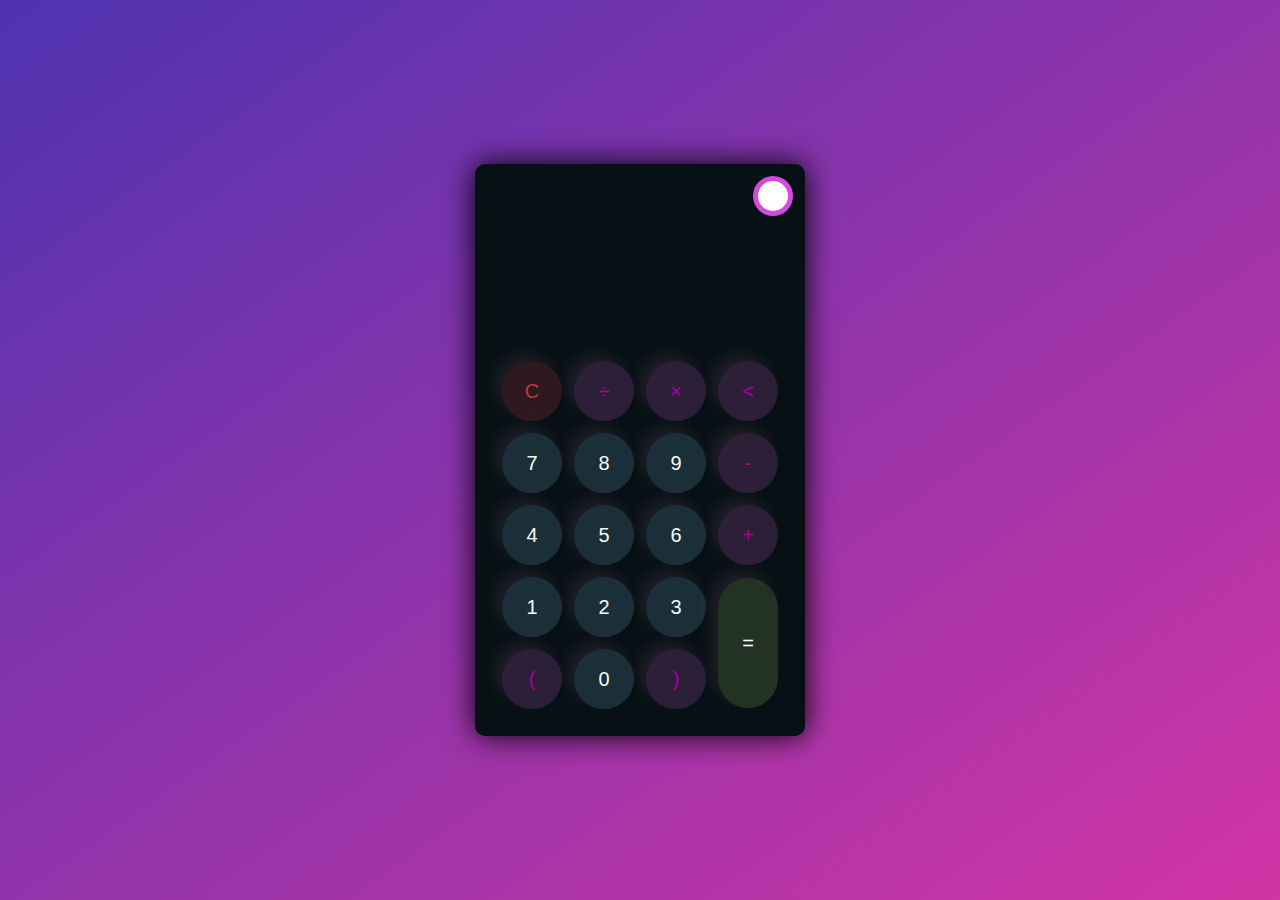
<file: calculatorApp/index.html>
<!-- <!DOCTYPE html>
<html lang="en">
<head>
    <meta charset="UTF-8">
    <meta name="viewport" content="width=device-width, initial-scale=1.0">
    <title>Calculator</title>
    <link href="https://cdn.jsdelivr.net/npm/bootstrap@5.0.2/dist/css/bootstrap.min.css" rel="stylesheet" integrity="sha384-EVSTQN3/azprG1Anm3QDgpJLIm9Nao0Yz1ztcQTwFspd3yD65VohhpuuCOmLASjC" crossorigin="anonymous">
    <link rel="stylesheet" href="style.css">
</head>
<body>
    <section class="calculator">
        <form action="">
            <input type="text" name="" id="">
        </form>
        <div class="buttons">
            <button type="button" class="btn btn-yellow" data-num="*">*</button>
            <button type="button" class="btn btn-yellow" data-num="/">/</button>
            <button type="button" class="btn btn-yellow" data-num="-">-</button>
            <button type="button" class="btn btn-yellow" data-num="+">+</button>
            <button type="button" class="btn btn-grey" data-num="9">9</button>
            <button type="button" class="btn btn-grey" data-num="8">8</button>
            <button type="button" class="btn btn-grey" data-num="7">7</button>
            <button type="button" class="btn btn-grey" data-num="6">6</button>
            <button type="button" class="btn btn-grey" data-num="5">5</button>
            <button type="button" class="btn btn-grey" data-num="4">4</button>
            <button type="button" class="btn btn-grey" data-num="3">3</button>
            <button type="button" class="btn btn-grey" data-num="2">2</button>
            <button type="button" class="btn btn-grey" data-num="1">1</button>
            <button type="button" class="btn btn-grey" data-num=".">.</button>
            <button type="button" class="btn btn-grey" >=</button>
            <button type="button" class="btn btn-grey" >c</button>
        </div>
    </section>
    <script src="app.js"></script>
    <script src="https://cdn.jsdelivr.net/npm/@popperjs/core@2.9.2/dist/umd/popper.min.js" integrity="sha384-IQsoLXl5PILFhosVNubq5LC7Qb9DXgDA9i+tQ8Zj3iwWAwPtgFTxbJ8NT4GN1R8p" crossorigin="anonymous"></script>
    <script src="https://cdn.jsdelivr.net/npm/bootstrap@5.0.2/dist/js/bootstrap.min.js" integrity="sha384-cVKIPhGWiC2Al4u+LWgxfKTRIcfu0JTxR+EQDz/bgldoEyl4H0zUF0QKbrJ0EcQF" crossorigin="anonymous"></script>
</body>
</html> -->

<!DOCTYPE html>
<html lang="en">
<head>
    <meta charset="UTF-8">
    <meta http-equiv="X-UA-Compatible" content="IE=edge">
    <meta name="viewport" content="width=device-width, initial-scale=1.0">
    <link rel="stylesheet" href="style.css">
    <title>Title</title>
</head>
<body>
    <div class="container">
        <div class="calculator dark">
            <div class="theme-toggler active">
                <i class="toggler-icon"></i>
            </div>
            <div class="display-screen">
                <div id="display"></div>
            </div>
            <div class="buttons">
                <table>
                    <tr>
                        <td><button class="btn-operator" id="clear">C</button></td>
                        <td><button class="btn-operator" id="/">&divide;</button></td>
                        <td><button class="btn-operator" id="*">&times;</button></td>
                        <td><button class="btn-operator" id="backspace"><</button></td>
                    </tr>
                    <tr>
                        <td><button class="btn-number" id="7">7</button></td>
                        <td><button class="btn-number" id="8">8</button></td>
                        <td><button class="btn-number" id="9">9</button></td>
                        <td><button class="btn-operator" id="-">-</button></td>
                    </tr>
                    <tr>
                        <td><button class="btn-number" id="4">4</button></td>
                        <td><button class="btn-number" id="5">5</button></td>
                        <td><button class="btn-number" id="6">6</button></td>
                        <td><button class="btn-operator" id="+">+</button></td>
                    </tr>
                    <tr>
                        <td><button class="btn-number" id="1">1</button></td>
                        <td><button class="btn-number" id="2">2</button></td>
                        <td><button class="btn-number" id="3">3</button></td>
                        <td rowspan="2"><button class="btn-equal" id="equal">=</button></td>
                    </tr>
                    <tr>
                        <td><button class="btn-operator" id="(">(</button></td>
                        <td><button class="btn-number" id="0">0</button></td>
                        <td><button class="btn-operator" id=")">)</button></td>
                    </tr>
                </table>
            </div>
        </div>
    </div>
    <script src="app.js"></script>
</body>
</html>
</file>
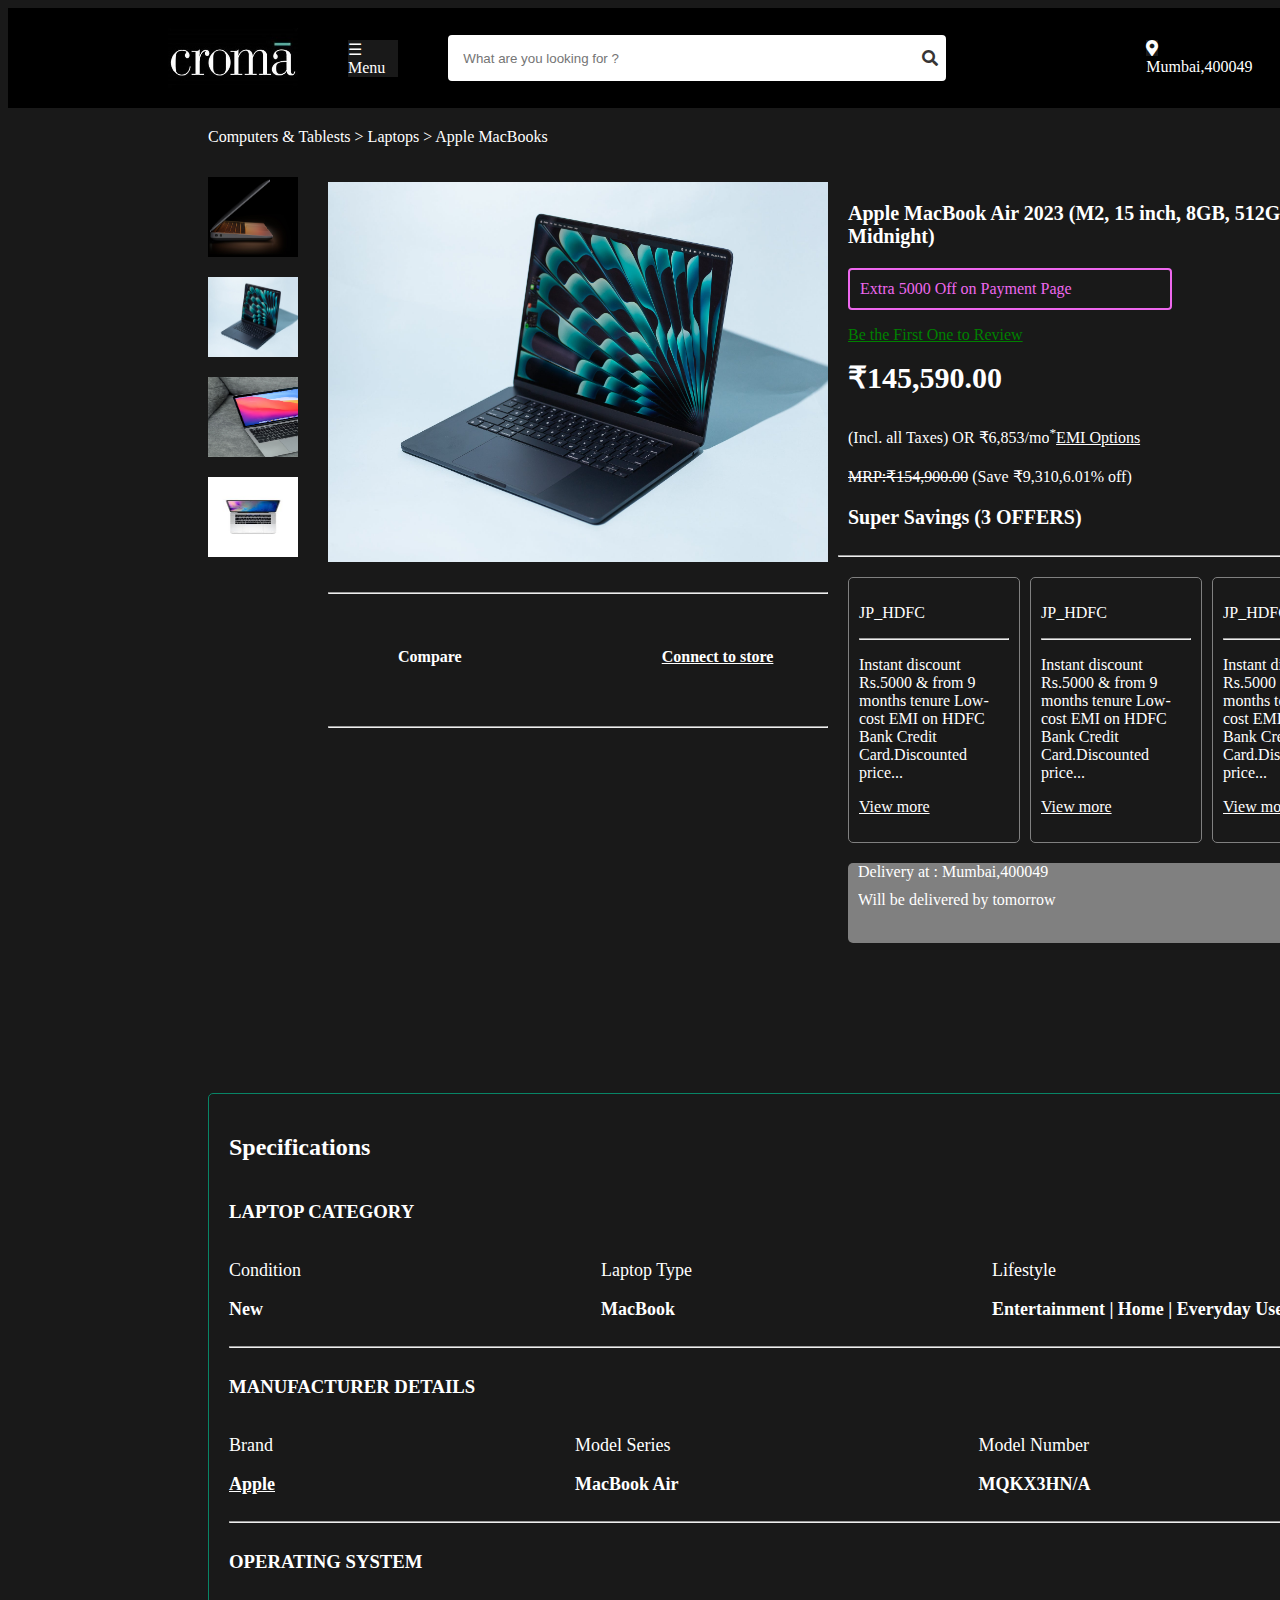
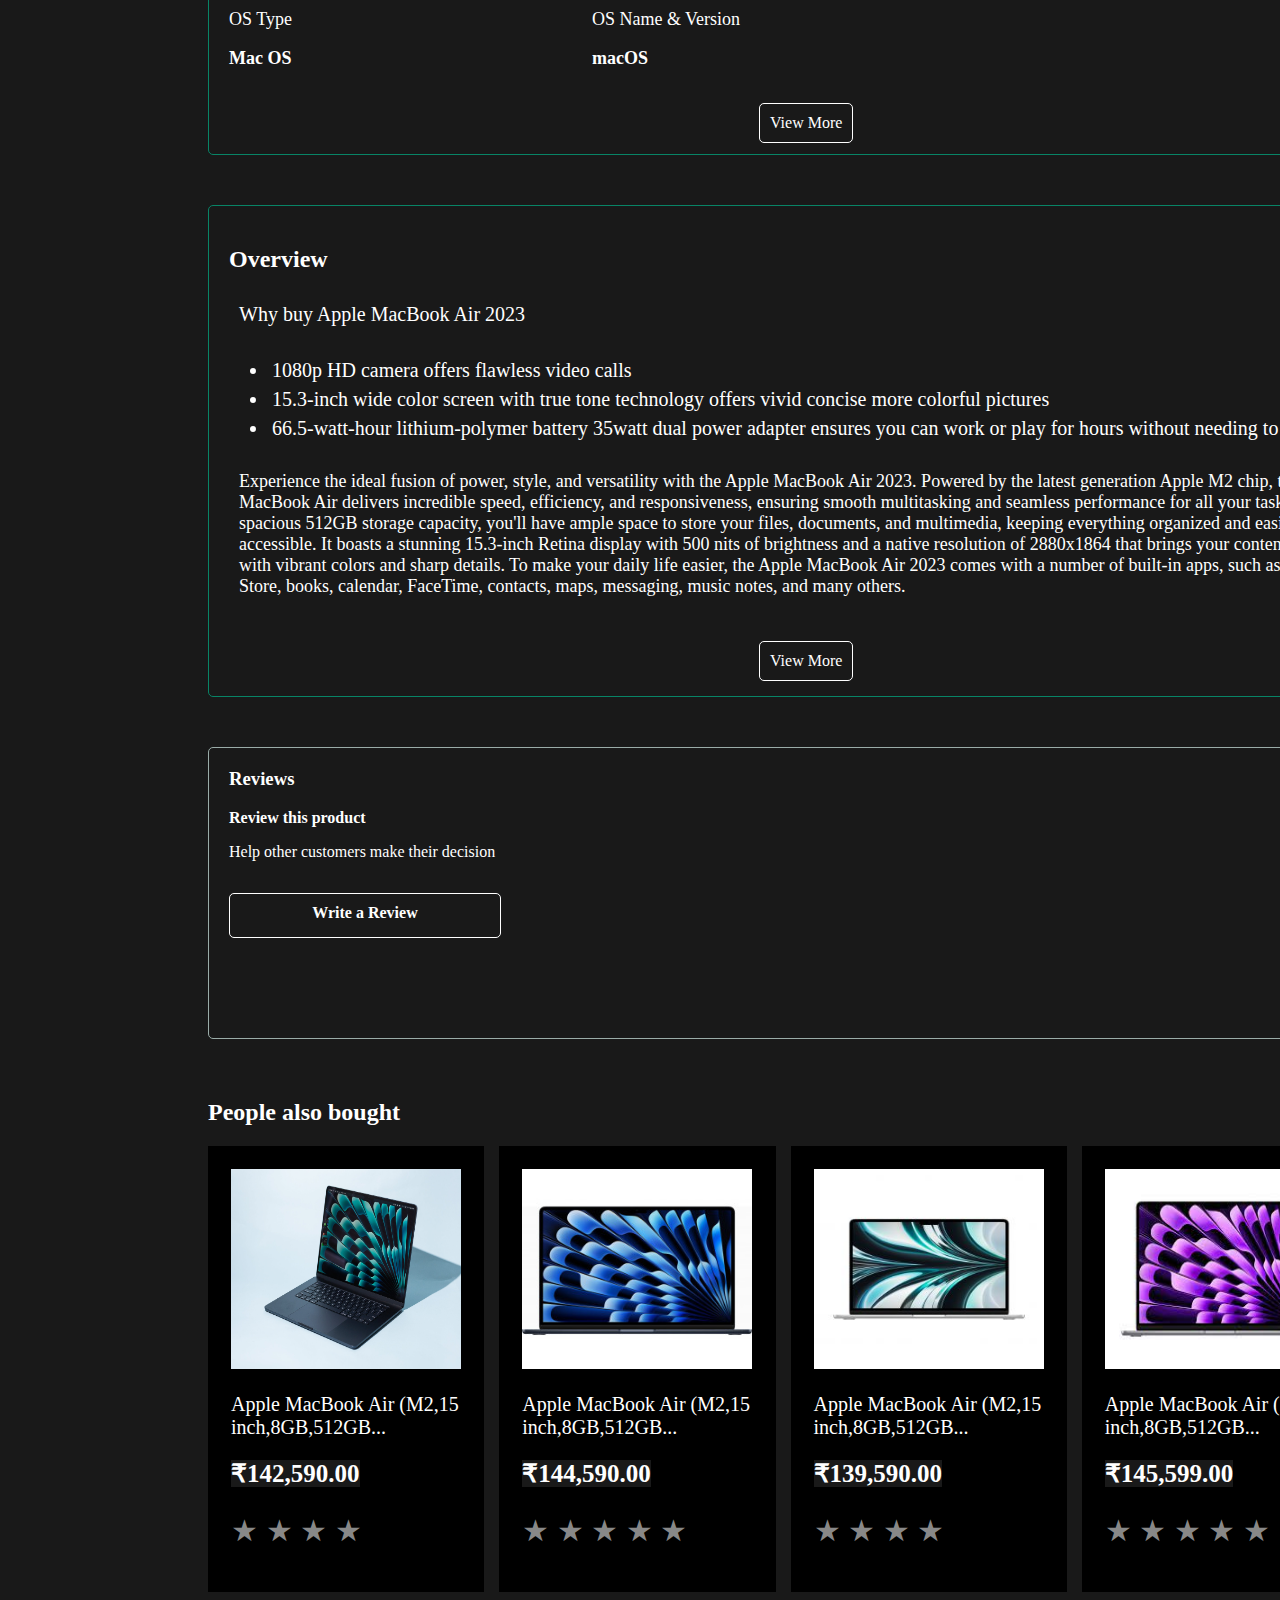
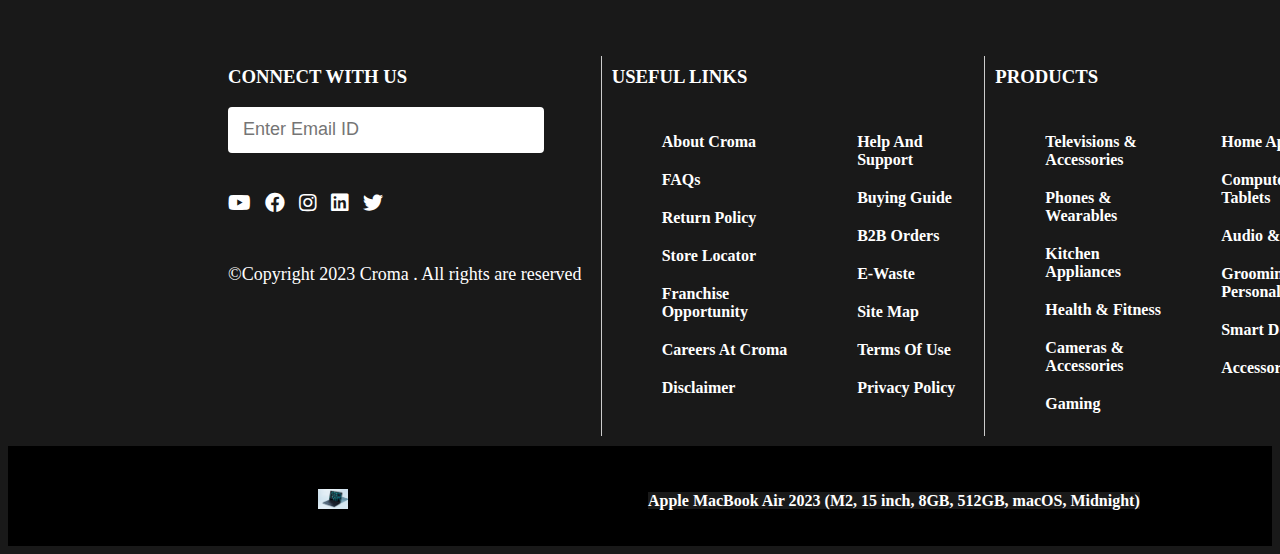
<file: Croma/index.html>
<!DOCTYPE html>
<html lang="en">
<head>
  <meta charset="UTF-8">
  <meta name="viewport" content="width=device-width, initial-scale=1.0">
  <title>Task 1</title>
  <link rel="stylesheet" href="https://cdnjs.cloudflare.com/ajax/libs/font-awesome/5.15.3/css/all.min.css">
  <link rel="stylesheet" href="style.css">
</head>
<body>
  <div class="header">
    <img class="logo" src="Cromablack.jpg" alt="" height="60px" width="130px">
    <div class="menu">
      <div class="menu-icon">&#9776; Menu</div>
      <div class="dropdown-content">
        <div class="dropdown-item">Exclusive At Croma</div>
        <hr>
        <div class="dropdown-item">Top Brand</div>
        <hr>
        <div class="dropdown-item">Croma Store Locator</div>
        <hr>
        <div class="dropdown-item">Gift Card</div>
        <div class="dropdown-item">Shop by Category</div>
        <div class="dropdown-item">Televisions & Accessories</div>
        <div class="dropdown-item">Home Appliances</div>
        <div class="dropdown-item">Phones and Wearables</div>
        <div class="dropdown-item">Computers & Tablets</div>
        <div class="dropdown-item">Kitchen Appliances</div>
        <div class="dropdown-item">Audio & Video</div>
        <div class="dropdown-item">Health & Fitness</div>
        <div class="dropdown-item">Grooming & Personal Care</div>
        <div class="dropdown-item">Cameras & Accessories</div>
        <div class="dropdown-item">Smart Devices</div>
        <div class="dropdown-item">Gaming</div>
        <div class="dropdown-item">Accessories</div>
        <div class="dropdown-item">Help & Support</div>
        <div class="dropdown-item">About Croma</div>
        <div class="dropdown-item">Terms of Use</div>
        <hr>
        <div class="dropdown-item">Follow us on</div>
        <div class="dropdown-item"></div>
        <div class="dropdown-item"></div>
        <div class="dropdown-item"></div>
        <div class="dropdown-item">Item 3</div>
      </div>
    </div>
    <div class="search-bar">
      <input type="text" class="search-input" placeholder="What are you looking for ?">
      <i class="fas fa-search search-icon"></i>
    </div>
    <div class="location-icon"><i class="fas fa-map-marker-alt"></i> Mumbai,400049</div>
    <div class="profile-icon"><i class="fas fa-user"></i></div>
    <div class="cart-icon"><i class="fas fa-shopping-cart"></i></div>
  </div>
  <p class="item1">Computers & Tablests > Laptops > Apple MacBooks</p>
  <div class="div">
    <div class="div1">
      <img class="item3" src="Images/img1.jpg" alt="" height="80px" width="90px">
      <img class="item3" src="Images/img2.jpg" alt="" height="80px" width="90px">
      <img class="item3" src="Images/img3.jpeg" alt="" height="80px" width="90px">
      <img class="item3" src="Images/images.jpeg" alt="" height="80px" width="90px">
    </div>
    <div class="div2">
      <img src="Images/img2.jpg" alt="" height="380px" width="500px">
      <br><br>
      <hr>
      <div class="position">
        <div class="position1">
          <p><b>Compare</b></p>
        </div>
        <div class="position2">
          <p><b><u>Connect to store</u></b></p>
        </div>
      </div>
      <br><br>
      <hr>
    </div>
    <div class="div3">
      <p class="item6"><b>Apple MacBook Air 2023 (M2, 15 inch, 8GB, 512GB, macOS, Midnight)</b></p>
      <p class="item7">Extra 5000 Off on Payment Page</p>
      <p class="item8"><u>Be the First One to Review</u></p>
      <p class="item9"><b>&#8377;145,590.00</b></p>
      <p class="item10">(Incl. all Taxes) OR &#8377;6,853/mo<sup>*</sup><u>EMI Options</u></p>
      <p class="item14"><s>MRP:&#8377;154,900.00</s> (Save &#8377;9,310,6.01% off)</p>
      <p class="item15"><b>Super Savings (3 OFFERS)</b></p><br>
      <hr>
      <div class="flex2">
        <div class="item16">
          <p>JP_HDFC</p>
          <hr>
          <p>Instant discount Rs.5000 & from 9 months tenure Low-cost EMI on HDFC Bank Credit Card.Discounted price...
          </p>
          <p><u>View more</u></p>
        </div>
        <div class="item16">
          <p>JP_HDFC</p>
          <hr>
          <p>Instant discount Rs.5000 & from 9 months tenure Low-cost EMI on HDFC Bank Credit Card.Discounted price...
          </p>
          <p><u>View more</u></p>
        </div>
        <div class="item16">
          <p>JP_HDFC</p>
          <hr>
          <p>Instant discount Rs.5000 & from 9 months tenure Low-cost EMI on HDFC Bank Credit Card.Discounted price...
          </p>
          <p><u>View more</u></p>
        </div>
      </div>
      <div class="item17">
        <p class="item18">Delivery at : Mumbai,400049</p>
        <p class="item18">Will be delivered by tomorrow</p>
      </div>
    </div>
  </div>
  <div class="item19">
    <h2 style="color: white;">Specifications</h2>
    <h3 class="item21" style="color: white;"><b>LAPTOP CATEGORY</b></h3>
    <div class="item22">
      <div class="item23">
        <p>Condition</p>
        <p><b>New</b></p>
      </div>
      <div class="item23">
        <p>Laptop Type</p>
        <p><b>MacBook</b></p>
      </div>
      <div class="item23">
        <p>Lifestyle</p>
        <p><b>Entertainment | Home | Everyday Use</b></p>
      </div>
    </div>
    <hr>
    <h3 class="item21" style="color: white;"><b>MANUFACTURER DETAILS</b></h3>
    <div class="item22">
      <div class="item23">
        <p>Brand</p>
        <p><b><u>Apple</u></b></p>
      </div>
      <div class="item23">
        <p>Model Series</p>
        <p><b>MacBook Air</b></p>
      </div>
      <div class="item23">
        <p>Model Number</p>
        <p><b>MQKX3HN/A</b></p>
      </div>
    </div>
    <hr>
    <h3 class="item21" style="color: white;"><b>OPERATING SYSTEM</b></h3>
    <div class="item22">
      <div class="item23">
        <p>OS Type</p>
        <p><b>Mac OS</b></p>
      </div>
      <div class="item23">
        <p>OS Name & Version</p>
        <p><b>macOS</b></p>
      </div>
    </div>
    <p style="color: white;" class="item24">View More</p>
  </div>
  <div class="item20">
    <h2 style="color: white;"><b>Overview</b></h2>
    <p class="item25" style="color: white;">Why buy Apple MacBook Air 2023 </p>
    <ul class="item26" style="color: white;">
      <li>1080p HD camera offers flawless video calls</li>
      <li>15.3-inch wide color screen with true tone technology offers vivid concise more colorful pictures</li>
      <li>66.5-watt-hour lithium‑polymer battery 35watt dual power adapter ensures you can work or play for hours without needing to recharge</li>
    </ul>
    <p style="color: white;" class="item27">Experience the ideal fusion of power, style, and versatility with the Apple MacBook Air 2023. Powered by the latest generation Apple M2 chip, this MacBook Air delivers incredible speed, efficiency, and responsiveness, ensuring smooth multitasking and seamless performance for all your tasks. With a spacious 512GB storage capacity, you'll have ample space to store your files, documents, and multimedia, keeping everything organized and easily accessible. It boasts a stunning 15.3-inch Retina display with 500 nits of brightness and a native resolution of 2880x1864 that brings your content to life with vibrant colors and sharp details. To make your daily life easier, the Apple MacBook Air 2023 comes with a number of built-in apps, such as the App Store, books, calendar, FaceTime, contacts, maps, messaging, music notes, and many others.</p>
    <p style="color: white;" class="item24">View More</p>
  </div>
  <div class="item28">
    <h3 style="color: white;"><b>Reviews</b></h3>
    <p  style="color: white;" ><b>Review this product</b></p>
    <p style="color: white;">Help other customers make their decision</p>
    <p style="color: white;" class="item29"><b>Write a Review</b></p>
  </div>
  <div class="item30">
    <h2 style="color: white;"><b>People also bought</b></h2>
  </div>
  <div class="item31">
    <div class="item32">
      <img src="Images/img2.jpg" alt="" height="200px" width="230px">
      <p class="item33">Apple MacBook Air (M2,15 inch,8GB,512GB...</p>
      <p class="item34"><b>&#8377;142,590.00</b></p>
      <div class="stars">
        &#9733; &#9733; &#9733; &#9733;
      </div>
    </div>
    <div class="item32">
      <img src="Images/img4.jpg" alt="" height="200px" width="230px">
      <p class="item33">Apple MacBook Air (M2,15 inch,8GB,512GB...</p>
      <p class="item34"><b>&#8377;144,590.00</b></p>
      <div class="stars">
        &#9733; &#9733; &#9733; &#9733; &#9733;
      </div>
    </div>
    <div class="item32">
      <img src="Images/img6.jpg" alt="" height="200px" width="230px">
      <p class="item33">Apple MacBook Air (M2,15 inch,8GB,512GB...</p>
      <p class="item34"><b>&#8377;139,590.00</b></p>
      <div class="stars">
        &#9733; &#9733; &#9733; &#9733;
      </div>
    </div>
    <div class="item32">
      <img src="Images/img5.jpeg" alt="" height="200px" width="230px">
      <p class="item33">Apple MacBook Air (M2,15 inch,8GB,512GB...</p>
      <p class="item34"><b>&#8377;145,599.00</b></p>
      <div class="stars">
        &#9733; &#9733; &#9733; &#9733; &#9733;
      </div>
    </div>
  </div>
  <div class="container">
    <div class="section">
      <h3><b>CONNECT WITH US</b></h3>
      <div class="email-bar">
        <input type="text" class="email-input" placeholder="Enter Email ID">
        <!-- <i class="fas fa-search search-icon"></i> -->
      </div>
      <ul class="social-icons">
        <li><a href="#"><i class="fab fa-youtube"></i></a></li>
        <li><a href="#"><i class="fab fa-facebook"></i></a></li>
        <li><a href="#"><i class="fab fa-instagram"></i></a></li>
        <li><a href="#"><i class="fab fa-linkedin"></i></a></li>
        <li><a href="#"><i class="fab fa-twitter"></i></a></li>
      </ul>
      <p class="item35">&copy;Copyright 2023 Croma . All rights are reserved</p>
    </div>
    <div class="vertical-line"></div>
    <div class="section">
      <h3><b>USEFUL LINKS</b></h3>
      <div class="item37">
        <ul class="item36" type="none">
          <li><a href="#"><b>About Croma</b></a></li>
          <li><a href="#"><b>FAQs</b></a></li>
          <li><a href="#"><b>Return Policy</b></a></li>
          <li><a href="#"><b>Store Locator</b></a></li>
          <li><a href="#"><b>Franchise Opportunity</b></a></li>
          <li><a href="#"><b>Careers At Croma</b></a></li>
          <li><a href="#"><b>Disclaimer</b></a></li>
        </ul>
        <ul class="item36" type="none">
          <li><a href="#"><b>Help And Support</b></a></li>
          <li><a href="#"><b>Buying Guide</b></a></li>
          <li><a href="#"><b>B2B Orders</b></a></li>
          <li><a href="#"><b>E-Waste</b></a></li>
          <li><a href="#"><b>Site Map</b></a></li>
          <li><a href="#"><b>Terms Of Use</b></a></li>
          <li><a href="#"><b>Privacy Policy</b></a></li>
        </ul>
      </div>
    </div>
    <div class="vertical-line"></div>
    <div class="section">
      <h3><b>PRODUCTS</b></h3>
      <div class="item37">
        <ul class="item36" type="none">
          <li><a href="#"><b>Televisions & Accessories</b></a></li>
          <li><a href="#"><b>Phones & Wearables</b></a></li>
          <li><a href="#"><b>Kitchen Appliances</b></a></li>
          <li><a href="#"><b>Health & Fitness</b></a></li>
          <li><a href="#"><b>Cameras & Accessories</b></a></li>
          <li><a href="#"><b>Gaming</b></a></li>
        </ul>
        <ul class="item36" type="none">
          <li><a href="#"><b>Home Appliances</b></a></li>
          <li><a href="#"><b>Computers & Tablets</b></a></li>
          <li><a href="#"><b>Audio & Video</b></a></li>
          <li><a href="#"><b>Grooming & Personal Care</b></a></li>
          <li><a href="#"><b>Smart Devices</b></a></li>
          <li><a href="#"><b>Accessories</b></a></li>
        </ul>
      </div>
    </div>
  </div>
<div class="footer">
    <div class="item40">
      <img src="Images/img2.jpg" alt="" height="20px" width="30px">
    </div>
    <div class="item40"><b>Apple MacBook Air 2023 (M2, 15 inch, 8GB, 512GB, macOS, Midnight)</b></div>
    <div class=""></div>
</div>
</body>
</html>
</file>
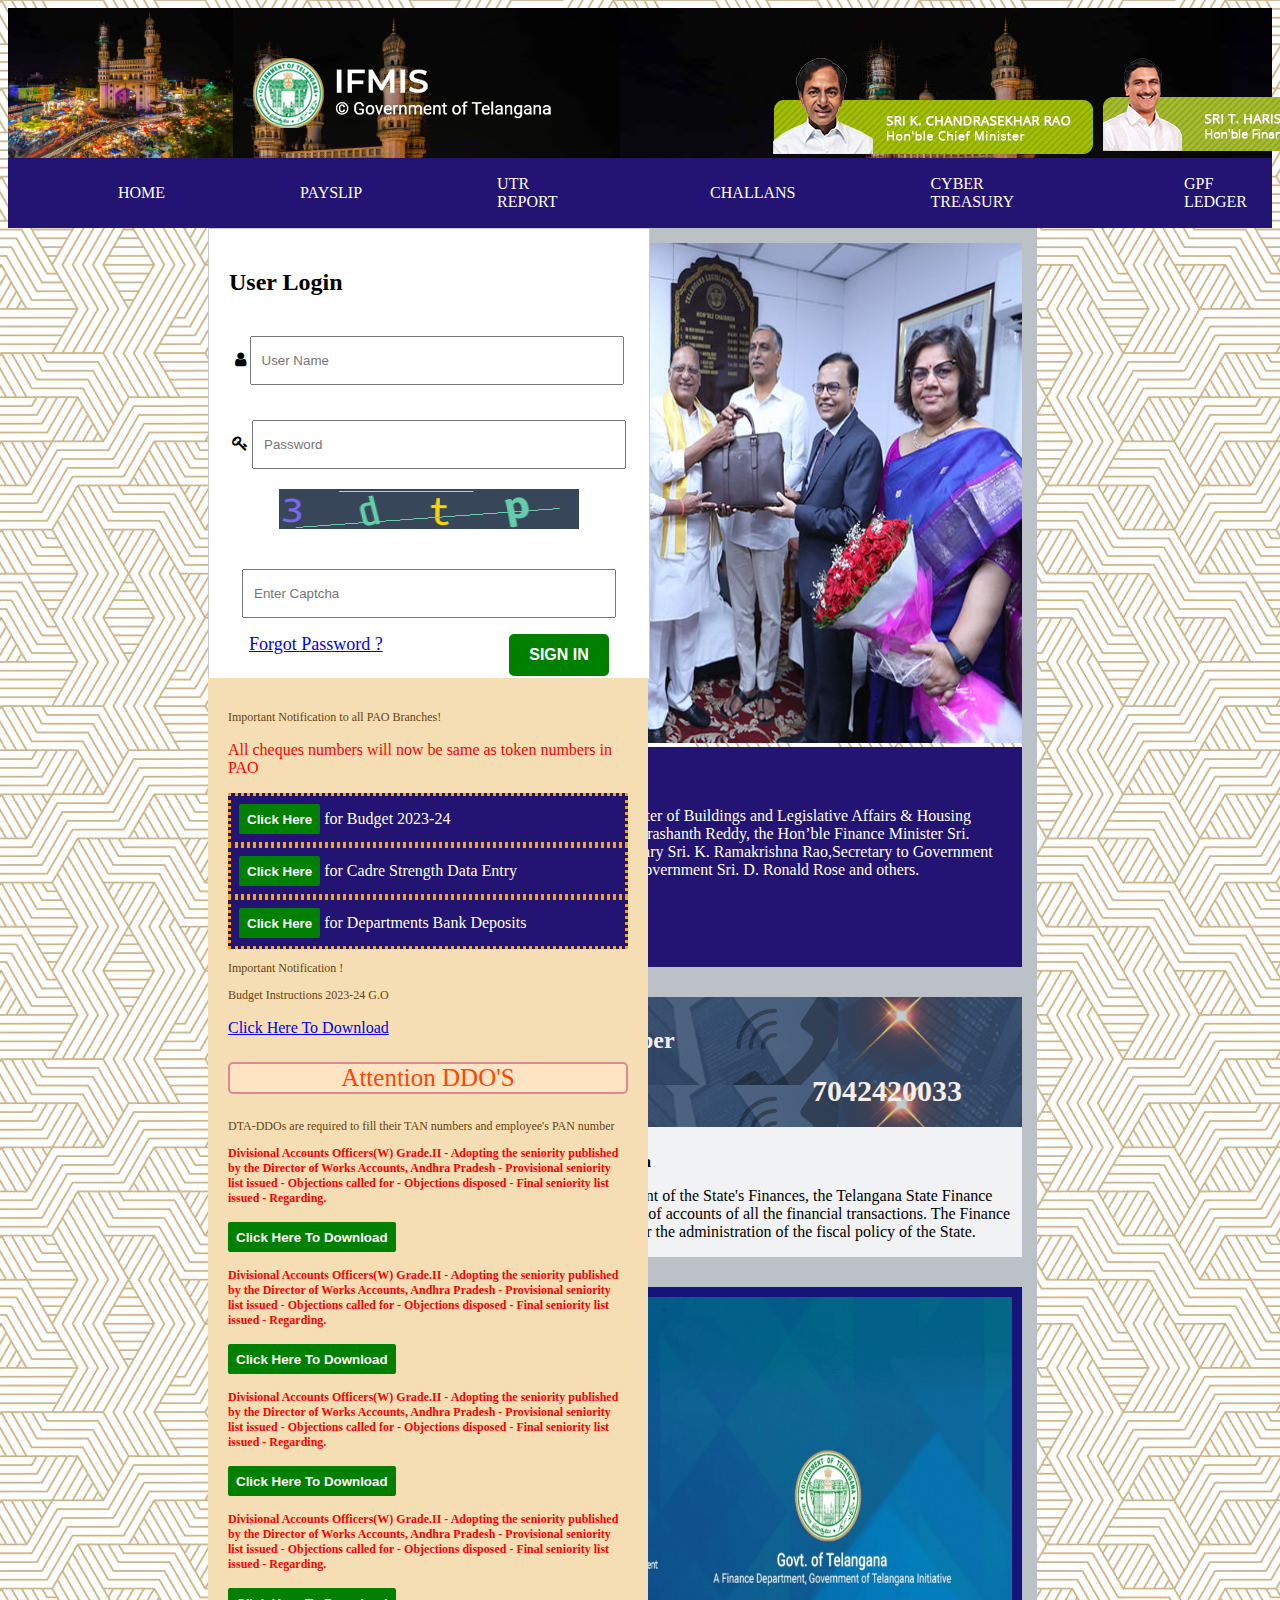
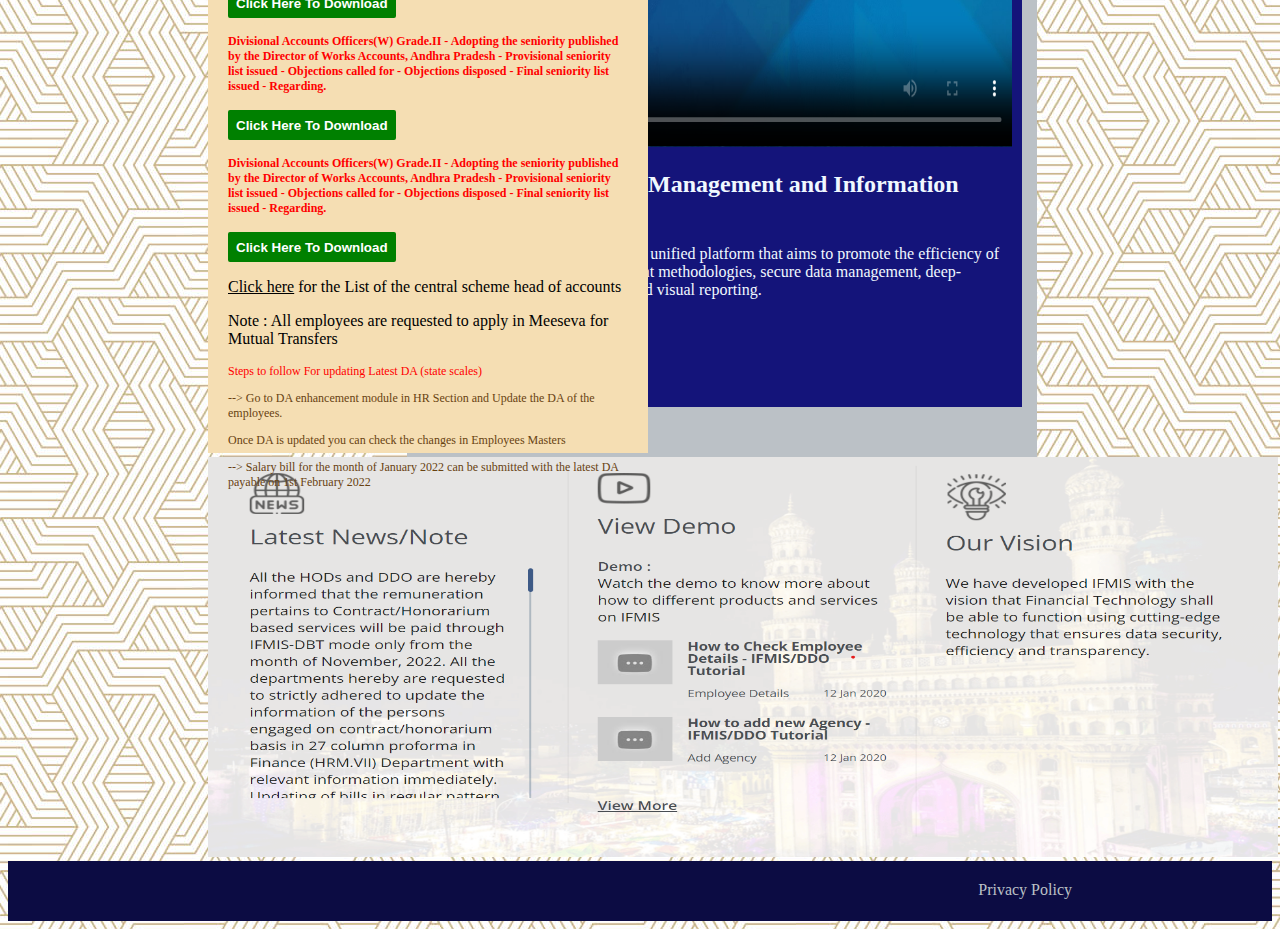
<file: Homepage/index.html>
<!DOCTYPE html>
<html lang="en">
<head>
    <meta charset="UTF-8">
    <meta name="viewport" content="width=device-width, initial-scale=1.0">
    <link rel="stylesheet" href="style2.css">
    <link rel="stylesheet" href="https://cdnjs.cloudflare.com/ajax/libs/font-awesome/4.7.0/css/font-awesome.min.css">
    <title>Login Page</title>
</head>
<body>
<div class="container">
    <img src="telangana.jpg" alt="">
    <div class="item1">
        <img src="ifmis-logo.png" alt="">
    </div>
    <div class="item2">
        <img src="SRI-CHANDRASEKHAR-RAO.png" alt="">
    </div>
    <div class="item3">
        <img src="SRI-HARISH-RAO.png" alt="">
    </div>
</div>
    <ul class="navbar">
      <li><a href="#">HOME</a></li>
      <li><a href="#">PAYSLIP</a></li>
      <li><a href="#">UTR REPORT</a></li>
      <li class="dropdown">
        <a href="#" class="dropbtn">CHALLANS</a>
        <ul class="dropdown-content">
          <li><a href="#">CHALLAN FORM</a></li>
          <li><a href="#">CYBER CHALLAN DETAILS</a></li>
          <li><a href="#">MINES AND GEOLOGY CHALLANS</a></li>
          <li><a href="#">FOREGIN SERVICE REGISTRATION</a></li>
          <li><a href="#">MANUAL CHALLAN SEARCH</a></li>
        </ul>
      </li>
      <li class="dropdown">
        <a href="#" class="dropbtn">CYBER TREASURY</a>
        <ul class="dropdown-content">
          <li><a href="#">CYBER CHALLAN CETAILS</a></li>
          <li><a href="#">MINES AND GEOLOGY CHALLANS</a></li>
        </ul>
      </li>
      <li><a href="#">GPF LEDGER</a></li>
    </ul>
    <div class="login-container">
      <h2>User Login</h2>
      <div class="input-box">
        <i class="fa fa-user"></i>
        <input type="text" placeholder="User Name">
      </div>
      <div class="input-box">
        <i class="fa fa-key"></i>
        <input type="password" placeholder="Password">
      </div>
      <img src="download.png" alt="Captcha Image" class="captcha-image">
      <input type="text" placeholder="Enter Captcha">
      <p class="forgot-password"><a href="#">Forgot Password ?</a></p>
      <button class="sign-in-button"><b>SIGN IN</b></button>
    </div>
    <div class="four">
      <p class="five">Important Notification to all PAO Branches!</p>
      <p class="six">All cheques numbers will now be same as token numbers in PAO</p>
      <p class="seven"><button class="eight"><b>Click Here</b></button> for Budget 2023-24</p>
      <p class="seven"><button class="eight"><b>Click Here</b></button> for Cadre Strength Data Entry</p>
      <p class="seven"><button class="eight"><b>Click Here</b></button> for Departments Bank Deposits</p>
      <p class="five">Important Notification !</p>
      <p class="five">Budget Instructions 2023-24 G.O</p>
      <p><a href="#">Click Here To Download</a></p>
      <p class="ten">Attention DDO'S</p>
      <p class="five">DTA-DDOs are required to fill their TAN numbers and employee's PAN number</p>
      <p class="tweleve"><b>Divisional Accounts Officers(W) Grade.II - Adopting the seniority published by the Director of Works Accounts, Andhra Pradesh - Provisional seniority list issued - Objections called for - Objections disposed - Final seniority list issued - Regarding.</p></b>
      <p class="thirteen"><button class="eight"><b>Click Here To Download</b></button></p>
      <p class="tweleve"><b>Divisional Accounts Officers(W) Grade.II - Adopting the seniority published by the Director of Works Accounts, Andhra Pradesh - Provisional seniority list issued - Objections called for - Objections disposed - Final seniority list issued - Regarding.</p></b>
      <p class="thirteen"><button class="eight"><b>Click Here To Download</b></button></p>
      <p class="tweleve"><b>Divisional Accounts Officers(W) Grade.II - Adopting the seniority published by the Director of Works Accounts, Andhra Pradesh - Provisional seniority list issued - Objections called for - Objections disposed - Final seniority list issued - Regarding.</p></b>
      <p class="thirteen"><button class="eight"><b>Click Here To Download</b></button></p>
      <p class="tweleve"><b>Divisional Accounts Officers(W) Grade.II - Adopting the seniority published by the Director of Works Accounts, Andhra Pradesh - Provisional seniority list issued - Objections called for - Objections disposed - Final seniority list issued - Regarding.</p></b>
      <p class="thirteen"><button class="eight"><b>Click Here To Download</b></button></p>
      <p class="tweleve"><b>Divisional Accounts Officers(W) Grade.II - Adopting the seniority published by the Director of Works Accounts, Andhra Pradesh - Provisional seniority list issued - Objections called for - Objections disposed - Final seniority list issued - Regarding.</p></b>
      <p class="thirteen"><button class="eight"><b>Click Here To Download</b></button></p>
      <p class="tweleve"><b>Divisional Accounts Officers(W) Grade.II - Adopting the seniority published by the Director of Works Accounts, Andhra Pradesh - Provisional seniority list issued - Objections called for - Objections disposed - Final seniority list issued - Regarding.</p></b>
      <p class="thirteen"><button class="eight"><b>Click Here To Download</b></button></p>
      <p class="fourteen"><u>Click here</u> for the List of the central scheme head of accounts</p>
      <p class="fighteen">Note : All employees are requested to apply in Meeseva for Mutual Transfers</p>
      <p class="tweleve">Steps to follow For updating Latest DA (state scales)</p>
      <p class="five">--> Go to DA enhancement module in HR Section and Update the DA of the employees.</p>
      <p class="five">Once DA is updated you can check the changes in Employees Masters</p>
      <p class="five">--> Salary bill for the month of January 2022 can be submitted with the latest DA payable on 1st February 2022</p>
    </div>
    <div class="three">
      <img src="4.jpg" alt="" height="500px" width="600px">
    </div>
    <div class="sixteen">
      <p class="seventeen">Budget 2022-23</p>
      <p class="eighteen">(From L to R) The Hon'ble Minister of Buildings and Legislative Affairs & Housing Department of Telangana Sri.V. Prashanth Reddy, the Hon’ble Finance Minister Sri. Harish Rao, Special Chief Secretary Sri. K. Ramakrishna Rao,Secretary to Government Dr. T.K. Sreedevi, Secretary to Government Sri. D. Ronald Rose and others.</p>
    </div>
    <div class="twenty">
      <h2><b>IFMIS Hotline Number</b></h2>
      <!-- <p><b>11AM-5PM</b>On all working days</p> -->
      <p class="twentythree"><b>7042420033</b></p>
    </div>
    <div class="twentyfour">
      <p><b>Finance Department, Telangana</b></p>
      <p>Responsible for proper deployment of the State's Finances, the Telangana State Finance Department ensures maintenance of accounts of all the financial transactions. The Finance Department is also responsible for the administration of the fiscal policy of the State.</p>
    </div>
    <div class="twentyfive">
      <img src="video.png" alt="" height="450px" width="580px">
      <h2 style="color: aliceblue;"><b>Integrated Financial Management and Information System</b></h2>
      <p style="color: aliceblue;">IFMIS, as the name suggests, is a unified platform that aims to promote the efficiency of government financial management methodologies, secure data management, deep-financial analytics and customized visual reporting.</p>
    </div>
    <div class="twentysix">
      <img src="bottom.png" alt="" height="400px" width="1070px">
    </div>
    <div class="twentyseven">
      <p class="twentyeight">Privacy Policy</p>
    </div>
  </body>
</html>
</file>
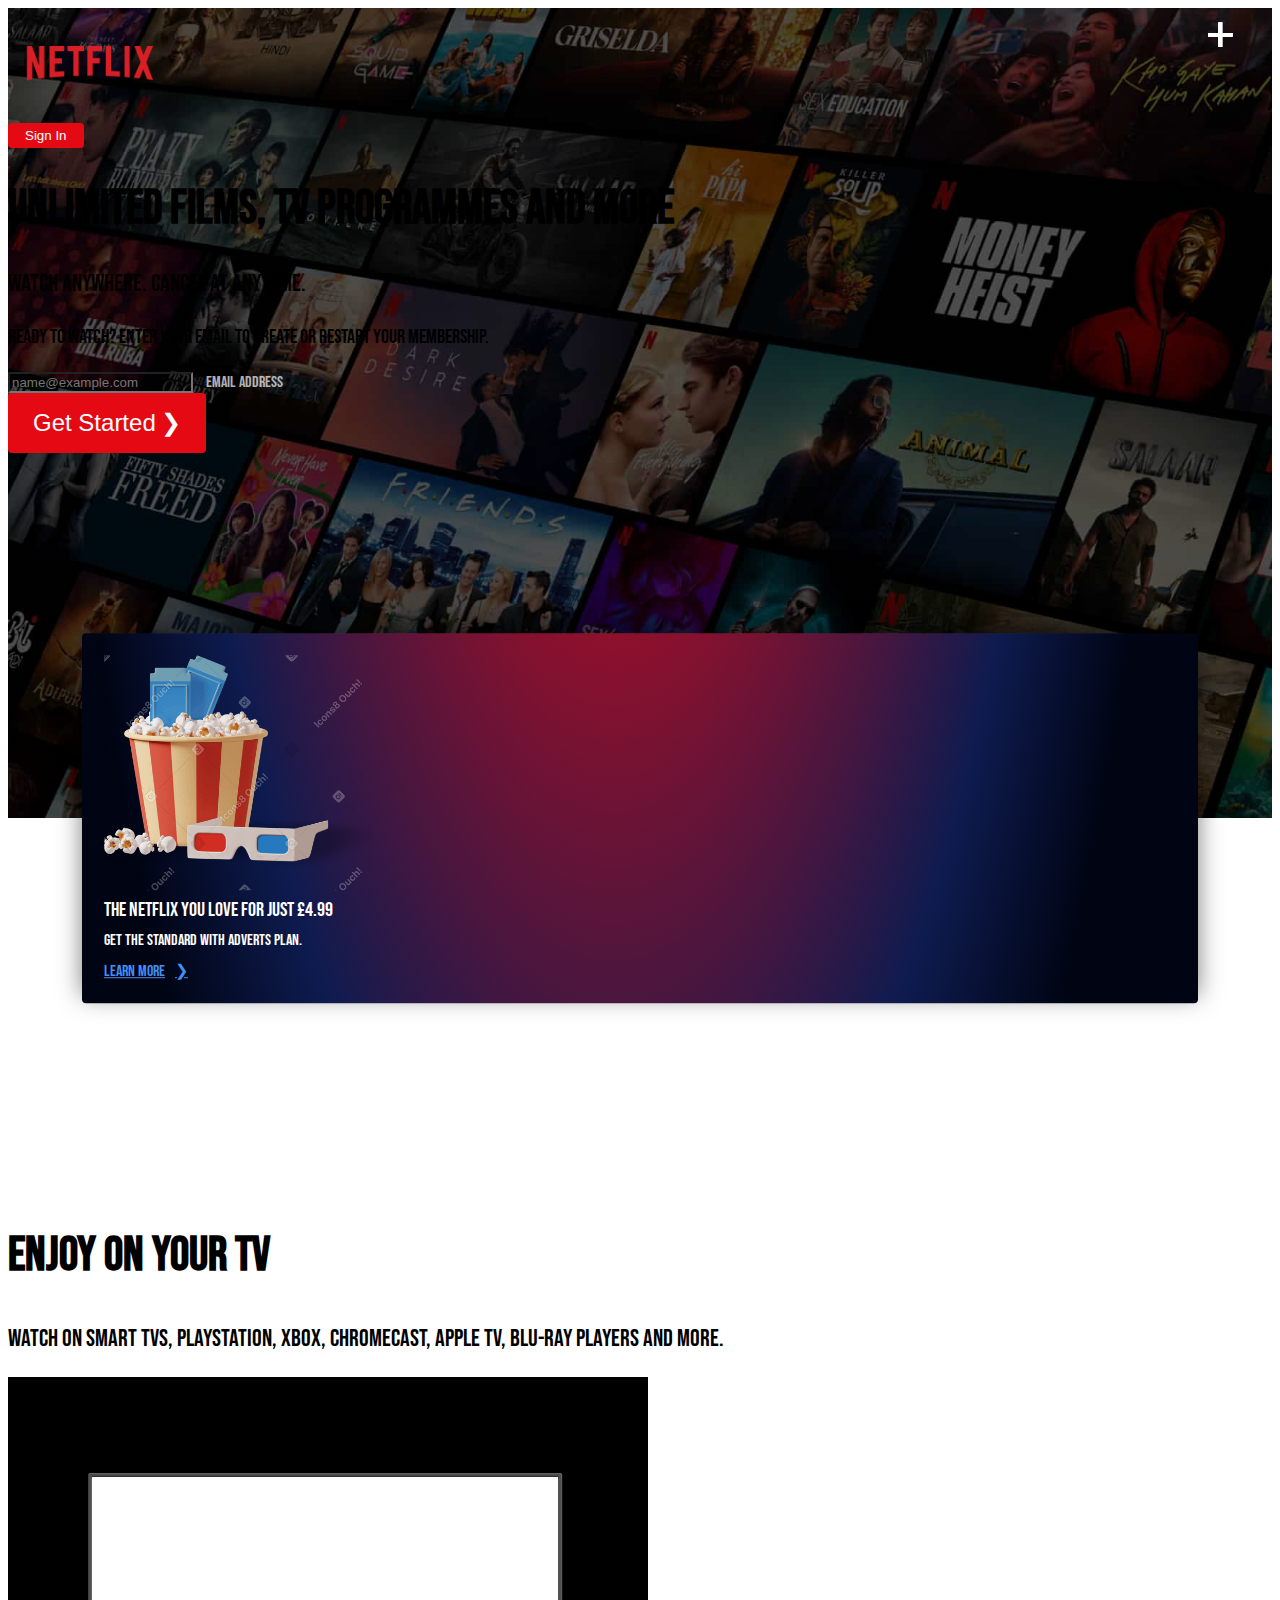
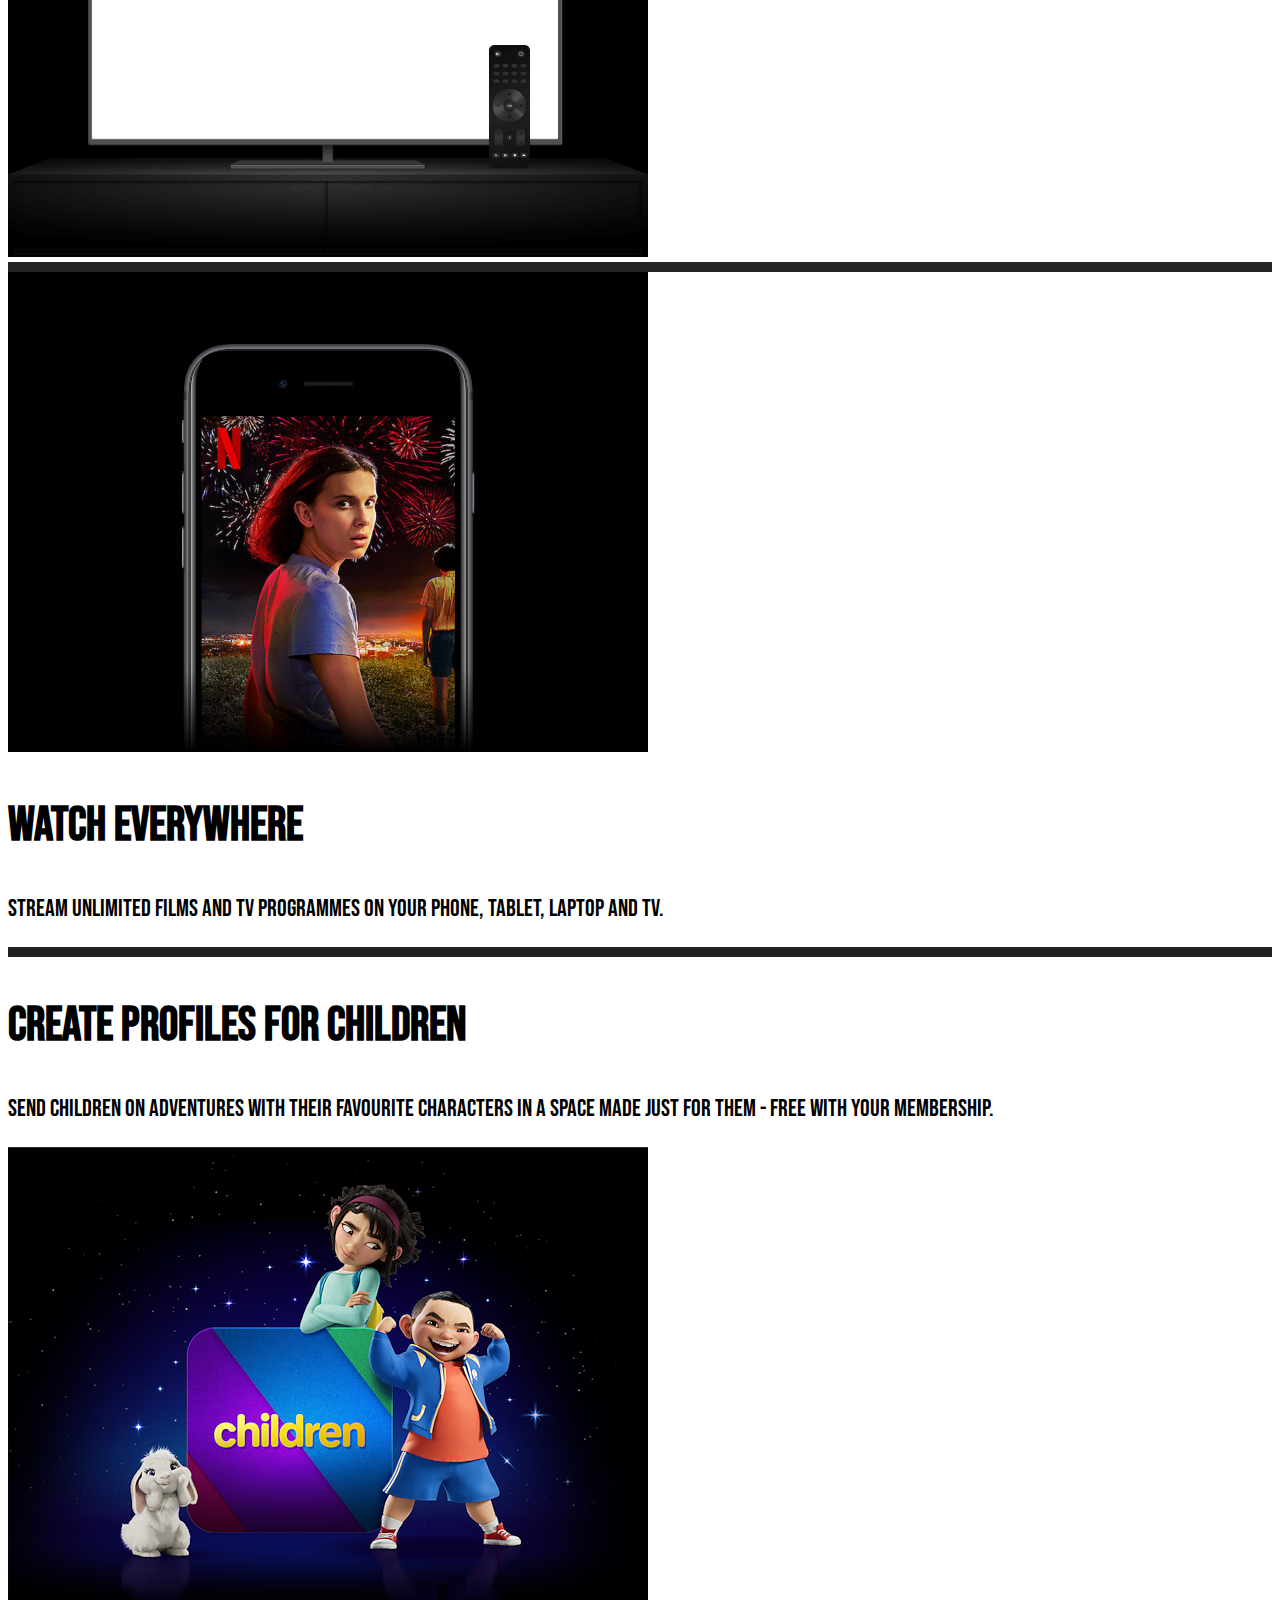
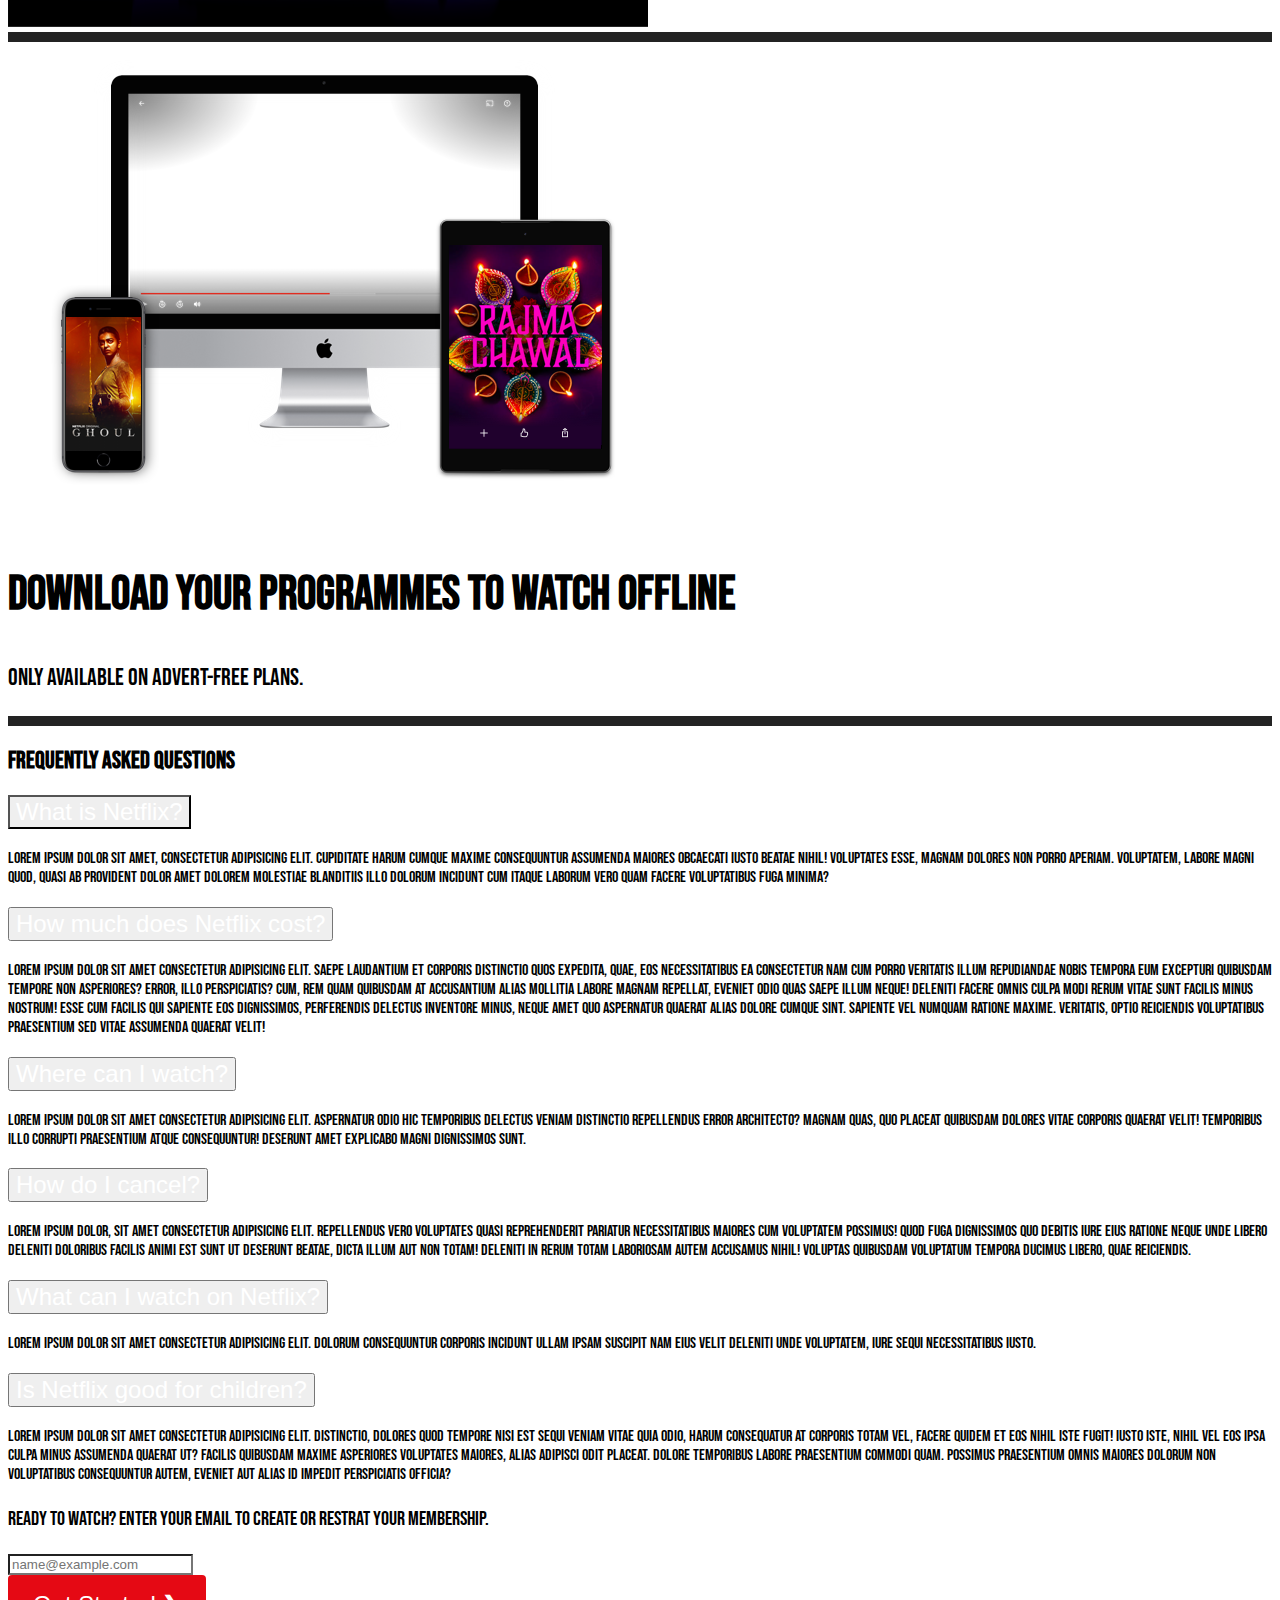
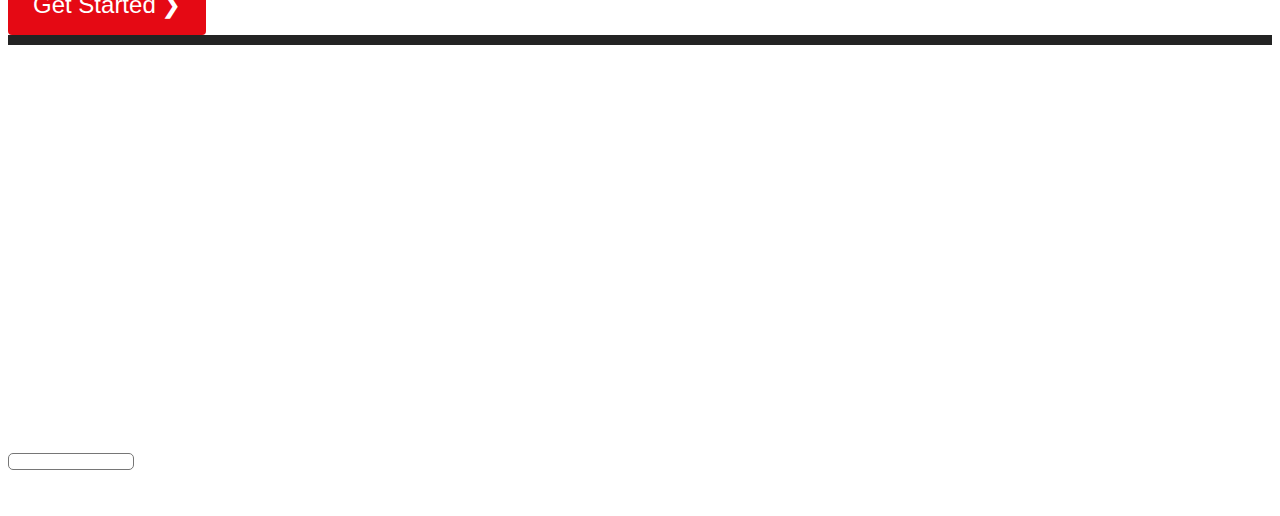
<file: Netflix/index.html>
<!DOCTYPE html>
<html>
    <head>
        <meta charset="utf-8">
        <meta http-equiv="X-UA-Compatible" content="IE=edge">
        <title>Netflix Clone</title>
        <meta name="description" content="">
        <meta name="viewport" content="width=device-width, initial-scale=1">
        <link rel="stylesheet" href="style.css">
        <link href="https://cdn.jsdelivr.net/npm/bootstrap@5.3.1/dist/css/bootstrap.min.css" rel="stylesheet" integrity="sha384-4bw+/aepP/YC94hEpVNVgiZdgIC5+VKNBQNGCHeKRQN+PtmoHDEXuppvnDJzQIu9" crossorigin="anonymous">
        <link rel="preconnect" href="https://fonts.googleapis.com">
        <link rel="preconnect" href="https://fonts.gstatic.com" crossorigin>
        <link href="https://fonts.googleapis.com/css2?family=Bebas+Neue&display=swap" rel="stylesheet">
    </head>
    <body>
        <header class="position-relative">
            <nav class="navbar navbar-expand">
                <div class="container">
                    <img src="assets/Netflix-Logo.png" alt="logo">
                    <div class="collapse navbar-collapse justify-content-end d-flex g-5" id="navbarSupportedContent">
                        <button type="button" class="red-btn fw-semibold">Sign In</button>
                    </div>
                </div>
            </nav>

            <section class="hero container h-75 d-flex flex-column align-items-center justify-content-center">
                <h1 class="hero-title text-white text-center">Unlimited films, TV programmes and more</h1>
                <p class="hero-first-p text-white text-center">Watch anywhere. Cancel at any time.</p>
                <p class="hero-second-p text-white text-center">Ready to watch? Enter your email to create or restart your membership.</p>

                <form class="row g-3 d-flex align-items-center justify-content-center w-100 w-lg-75">
                    <div class="form-floating col-auto">
                        <input type="email" class="form-control" id="floatingInput" placeholder="name@example.com">
                        <label for="floatingInput">Email address</label>
                    </div>
                    <div class="col-auto">
                        <button type="submit" class="get-started-btn red-btn fw-bold">Get Started</button>
                    </div>
                </form>
            </section>
        </header>

        <section class="purple-section position-absolute d-flex justify-content-center">
            <div class="container-md d-row d-md-flex justify-content-center">
                <div class="d-flex align-items-center justify-content-end px-4 col-12 col-md-5">
                    <img class="img-fluid" src="assets/pop.png" alt="popcorn">
                </div>
                <div class="d-flex flex-column justify-content-center col-12 col-md-7">
                    <p>The Netflix you love for just £4.99</p>
                    <p>Get the Standard with adverts plan.</p>
                    <a href="#">Learn More</a>
                </div>
            </div>
        </section>

        <section class="enjoy-section py-5 bg-black text-light">
            <div class="container d-flex row m-auto">
                <div class="d-flex flex-column justify-content-center col-12 col-lg-6">
                    <h2 class="section-title text-center text-lg-start">Enjoy on your TV</h2>
                    <p class="section-paragraph text-center text-lg-start">Watch on smart Tvs, PlayStation, Xbox, Chromecast, Apple TV, Blu-Ray players and more.</p>
                </div>
                <div class="col-12 col-lg-6">
                    <img class="img-fluid" src="assets/tv.png" alt="tv">
                </div>
            </div>
        </section>

        <section class="watch-section py-5 bg-black text-light">
            <div class="container d-flex row m-auto">
                <div class="col-12 col-lg-6">
                    <img class="img-fluid" src="assets/tvshows.jpg" alt="mobile">
                </div>
                <div class="d-flex flex-column justify-content-center col-12 col-lg-6 order-first order-lg-last">
                    <h2 class="section-title text-center text-lg-start">Watch everywhere</h2>
                    <p class="section-paragraph text-center text-lg-start">Stream unlimited films and TV programmes on your phone, tablet, laptop and TV.</p>
                </div>
            </div>
        </section>

        <section class="children-section py-5 bg-black text-light">
            <div class="container d-flex row m-auto">
                <div class="d-flex flex-column justify-content-center col-12 col-lg-6">
                    <h2 class="section-title text-center text-lg-start">Create profiles for children</h2>
                    <p class="section-paragraph text-center text-lg-start">Send children on adventures with their favourite characters in a space made just for them - free with your membership.</p>
                </div>
                <div class="col-12 col-lg-6">
                    <img class="img-fluid" src="assets/anime.png" alt="children">
                </div>
            </div>
        </section>

        <section class="download-section py-5 bg-black text-light">
            <div class="container d-flex row m-auto">
                <div class="col-12 col-lg-6">
                    <img class="img-fluid" src="assets/movies.png" alt="download">
                </div>
                <div class="d-flex flex-column justify-content-center col-12 col-lg-6 order-first order-lg-last">
                    <h2 class="section-title text-center text-lg-start">Download your programmes to watch offline</h2>
                    <p class="section-paragraph text-center text-lg-start">Only available on advert-free plans.</p>
                </div>
            </div>
        </section>

        <section class="faq-section py-5 bg-black text-light">
            <div class="container">
                <h2 class="text-center mb-4">Frequently Asked Questions</h2>
                <div class="accordion" id="accordionExample">
                    <div class="accordion-item mb-2">
                        <h2 class="accordion-header">
                            <button class="accordion-button collapsed p-4" type="button" data-bs-toggle="collapse" data-bs-target="#collapseOne" aria-expanded="false" aria-controls="collapseOne">
                                What is Netflix?
                            </button>
                        </h2>
                        <div id="collapseOne" class="accordion-collapse collapse" data-bs-parent="#accordionExample">
                            <div class="accordion-body">
                                Lorem ipsum dolor sit amet, consectetur adipisicing elit. Cupiditate harum cumque maxime consequuntur assumenda maiores obcaecati iusto beatae nihil! Voluptates esse, magnam dolores non porro aperiam. Voluptatem, labore magni quod, quasi ab provident dolor amet dolorem molestiae blanditiis illo dolorum incidunt cum itaque laborum vero quam facere voluptatibus fuga minima?
                            </div>
                        </div>
                    </div>
                    <div class="accordion-item mb-2">
                        <h2 class="accordion-header">
                            <button class="accordion-button collapsed p-4" type="button" data-bs-toggle="collapse" data-bs-target="#collapseTwo" aria-expanded="false" aria-controls="collapseTwo">
                                How much does Netflix cost?
                            </button>
                        </h2>
                        <div id="collapseTwo" class="accordion-collapse collapse" data-bs-parent="#accordionExample">
                            <div class="accordion-body">
                                Lorem ipsum dolor sit amet consectetur adipisicing elit. Saepe laudantium et corporis distinctio quos expedita, quae, eos necessitatibus ea consectetur nam cum porro veritatis illum repudiandae nobis tempora eum excepturi quibusdam tempore non asperiores? Error, illo perspiciatis? Cum, rem quam quibusdam at accusantium alias mollitia labore magnam repellat, eveniet odio quas saepe illum neque! Deleniti facere omnis culpa modi rerum vitae sunt facilis minus nostrum! Esse cum facilis qui sapiente eos dignissimos, perferendis delectus inventore minus, neque amet quo aspernatur quaerat alias dolore cumque sint. Sapiente vel numquam ratione maxime. Veritatis, optio reiciendis voluptatibus praesentium sed vitae assumenda quaerat velit!
                            </div>
                        </div>
                    </div>
                    <div class="accordion-item mb-2">
                        <h2 class="accordion-header">
                            <button class="accordion-button collapsed p-4" type="button" data-bs-toggle="collapse" data-bs-target="#collapseThree" aria-expanded="false" aria-controls="collapseThree">
                                Where can I watch?
                            </button>
                        </h2>
                        <div id="collapseThree" class="accordion-collapse collapse" data-bs-parent="#accordionExample">
                            <div class="accordion-body">
                                Lorem ipsum dolor sit amet consectetur adipisicing elit. Aspernatur odio hic temporibus delectus veniam distinctio repellendus error architecto? Magnam quas, quo placeat quibusdam dolores vitae corporis quaerat velit! Temporibus illo corrupti praesentium atque consequuntur! Deserunt amet explicabo magni dignissimos sunt.
                            </div>
                        </div>
                    </div>
                    <div class="accordion-item mb-2">
                        <h2 class="accordion-header">
                            <button class="accordion-button collapsed p-4" type="button" data-bs-toggle="collapse" data-bs-target="#collapseFour" aria-expanded="false" aria-controls="collapseFour">
                                How do I cancel?
                            </button>
                        </h2>
                        <div id="collapseFour" class="accordion-collapse collapse" data-bs-parent="#accordionExample">
                            <div class="accordion-body">
                                Lorem ipsum dolor, sit amet consectetur adipisicing elit. Repellendus vero voluptates quasi reprehenderit pariatur necessitatibus maiores cum voluptatem possimus! Quod fuga dignissimos quo debitis iure eius ratione neque unde libero deleniti doloribus facilis animi est sunt ut deserunt beatae, dicta illum aut non totam! Deleniti in rerum totam laboriosam autem accusamus nihil! Voluptas quibusdam voluptatum tempora ducimus libero, quae reiciendis.
                            </div>
                        </div>
                    </div>
                    <div class="accordion-item mb-2">
                        <h2 class="accordion-header">
                            <button class="accordion-button collapsed p-4" type="button" data-bs-toggle="collapse" data-bs-target="#collapseFive" aria-expanded="false" aria-controls="collapseFive">
                                What can I watch on Netflix?
                            </button>
                        </h2>
                        <div id="collapseFive" class="accordion-collapse collapse" data-bs-parent="#accordionExample">
                            <div class="accordion-body">
                                Lorem ipsum dolor sit amet consectetur adipisicing elit. Dolorum consequuntur corporis incidunt ullam ipsam suscipit nam eius velit deleniti unde voluptatem, iure sequi necessitatibus iusto.
                            </div>
                        </div>
                    </div>
                    <div class="accordion-item mb-2">
                        <h2 class="accordion-header">
                            <button class="accordion-button collapsed p-4" type="button" data-bs-toggle="collapse" data-bs-target="#collapseSix" aria-expanded="false" aria-controls="collapseSix">
                                Is Netflix good for children?
                            </button>
                        </h2>
                        <div id="collapseSix" class="accordion-collapse collapse" data-bs-parent="#accordionExample">
                            <div class="accordion-body">
                                Lorem ipsum dolor sit amet consectetur adipisicing elit. Distinctio, dolores quod tempore nisi est sequi veniam vitae quia odio, harum consequatur at corporis totam vel, facere quidem et eos nihil iste fugit! Iusto iste, nihil vel eos ipsa culpa minus assumenda quaerat ut? Facilis quibusdam maxime asperiores voluptates maiores, alias adipisci odit placeat. Dolore temporibus labore praesentium commodi quam. Possimus praesentium omnis maiores dolorum non voluptatibus consequuntur autem, eveniet aut alias id impedit perspiciatis officia?
                            </div>
                        </div>
                    </div>
                </div>

                <h3 class="text-center mt-5">
                    Ready to watch? Enter your email to create or restrat your membership.
                </h3>
                <form class="row g-3 d-flex align-items-center justify-content-center w-100 w-lg-75 m-auto">
                    <div class="form-floating col-auto">
                        <input type="email" class="form-control" id="floatingInput" placeholder="name@example.com">
                        <label for="floatingInput">Email address</label>
                    </div>
                    <div class="col-auto">
                        <button type="submit" class="get-started-btn red-btn fw-bold">Get Started</button>
                    </div>
                </form>
            </div>
        </section>

        <footer class="py-5 bg-black text-light">
            <div class="container"> 
                <div>
                    <p>Questions? Call <a href="#">000-800-919-1694</a></p>
                </div>
                <div class="row">
                    <div class="col-12 col-sm-4">
                        <ul>
                            <li class="mb-2">
                                <a href="#">FAQ</a>
                            </li>
                            <li class="mb-2">
                                <a href="#">Account</a>
                            </li>
                            <li class="mb-2">
                                <a href="#">Investor Relations</a>
                            </li>
                            <li class="mb-2">
                                <a href="#">Ways to Watch</a>
                            </li>
                            <li class="mb-2">
                                <a href="#">Buy Gift Cards</a>
                            </li>
                        </ul>
                    </div>
                    <div class="col-12 col-sm-4">
                        <ul>
                            <li class="mb-2">
                                <a href="#">Privacy</a>
                            </li>
                            <li class="mb-2">
                                <a href="#">Corporate Information</a>
                            </li>
                            <li class="mb-2">
                                <a href="#">Speed Test</a>
                            </li>
                            <li class="mb-2">
                                <a href="#">Only on Netflix</a>
                            </li>
                            <li class="mb-2">
                                <a href="#">Contact Us</a>
                            </li>
                        </ul>
                    </div>
                    <div class="col-12 col-sm-4">
                        <ul>
                            <li class="mb-2">
                                <a href="#">Help Centre</a>
                            </li>
                            <li class="mb-2">
                                <a href="#">Media Centre</a>
                            </li>
                            <li class="mb-2">
                                <a href="#">Jobs</a>
                            </li>
                            <li class="mb-2">
                                <a href="#">Terms of Use</a>
                            </li>
                            <li class="mb-2">
                                <a href="#">Cookie Prefernces</a>
                            </li>
                        </ul>
                    </div>
                </div>
                <div class="py-3">
                    <div class="position-absolute">
                        <img class="position-absolute" width="17" src="assets/asset 5.svg" alt="globe">
                    </div>
                    <div class="position-absolute">
                        <div class="arrow-down position-absolute"></div>
                    </div>
                    <select class="position-relative py-1" name="" id="">
                        <option value="">English</option>
                    </select>
                </div>
                <p>Netflix India</p>
            </div>
        </footer>
        
        <script src="" async defer></script>
        <script src="https://cdn.jsdelivr.net/npm/bootstrap@5.3.1/dist/js/bootstrap.bundle.min.js" integrity="sha384-HwwvtgBNo3bZJJLYd8oVXjrBZt8cqVSpeBNS5n7C8IVInixGAoxmnlMuBnhbgrkm" crossorigin="anonymous"></script>
    </body>
</html>
</file>
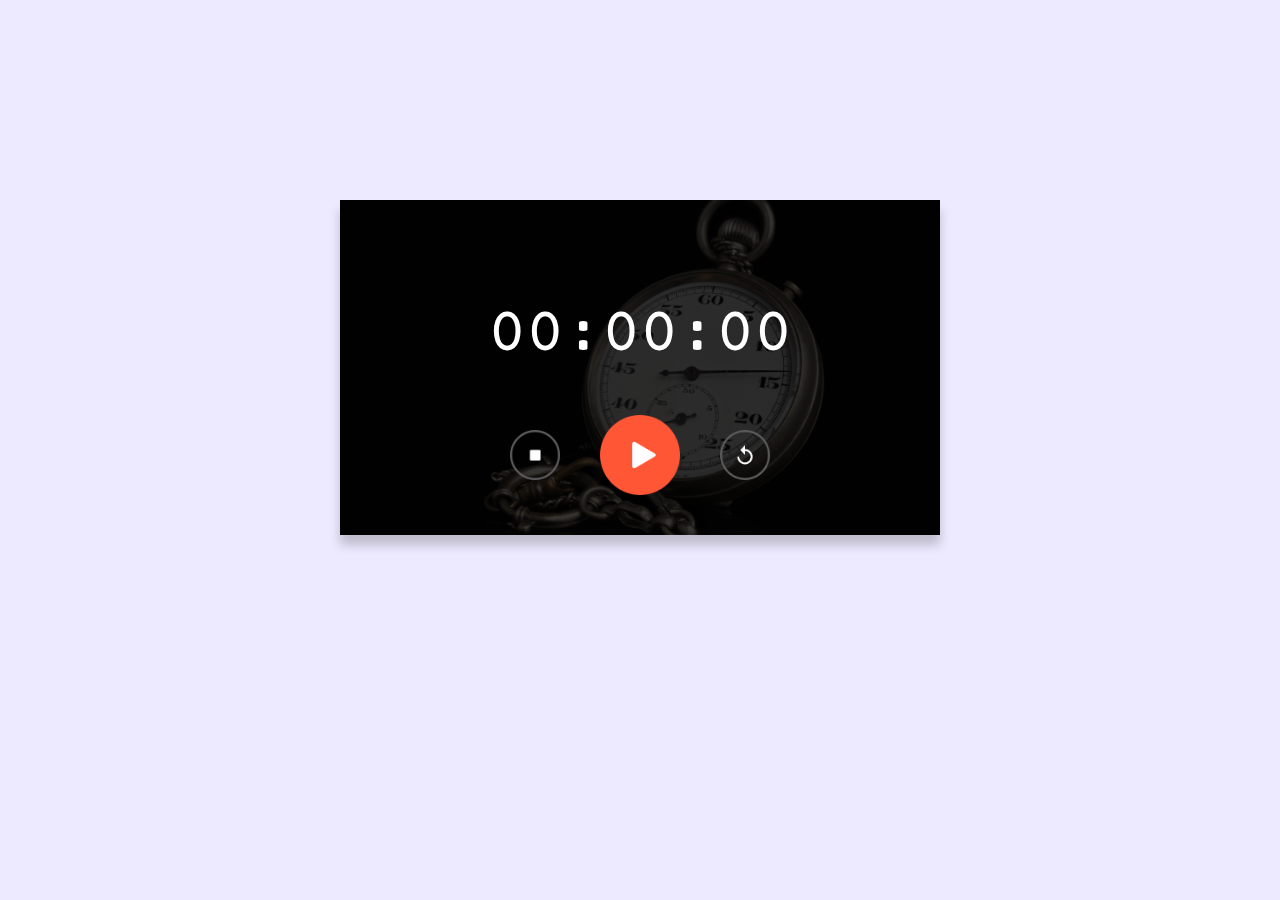
<file: stopWatch/index.html>
<!DOCTYPE html>
<html lang="en">
<head>
    <meta charset="UTF-8">
    <meta name="viewport" content="width=device-width, initial-scale=1.0">
    <title>Stopwatch</title>
    <link rel="stylesheet" href="style.css">
</head>
<body>
    <div class="stopwatch">
        <h1 id="displayTime">00:00:00</h1>
        <div class="buttons">
            <img src="assets/stop.png" alt="stop-icon" onclick="watchStop(); stopAudio()">
            <img src="assets/start.png" alt="start-icon" onclick="watchStart(); playAudio('audio1')">
            <img src="assets/reset.png" alt="reset icon" onclick="resetWatch(); playAudio('audio2')">
            <audio src="assets/013153_xylophone-clock-57998.mp3" id="audio1" loop></audio>
            <audio src="assets/beep-6-96243.mp3" id="audio2"></audio>
        </div>
    </div>
    <script>
        let [seconds, minutes, hours] = [0,0,0];
        let displayTime = document.getElementById("displayTime");
        let timer = null;
        function stopwatch(){
            seconds++;
            if(seconds == 60){
                seconds = 0;
                minutes++;
                if(minutes == 60){
                    minutes = 0;
                    hours++;
                }
            }
            let h = hours < 10 ? "0" + hours : hours;
            let m = minutes < 10 ? "0" + minutes : minutes;
            let s = seconds < 10 ? "0" + seconds : seconds;
            displayTime.innerHTML = h +":"+ m +":"+ s;
        }

        function watchStart(){
            if(timer !== null)
            {
                clearInterval(timer);
            }
            timer = setInterval(stopwatch, 1000);
        }
        function watchStop(){
            clearInterval(timer);
        }
        function resetWatch(){
            clearInterval(timer);
            [seconds, minutes, hours] = [0,0,0];
            displayTime.innerHTML = "00:00:00";
        }
        function stopAudio() {
            var audio1 = document.getElementById("audio1");
            if (audio1.paused) {
                audio1.play();
            } 
            else 
            {
                audio1.pause();
                audio1.currentTime = 0;
            }
        }
        function playAudio(audioId) {
            var audio1 = document.getElementById("audio1");
            var audio2 = document.getElementById("audio2");
            if (audioId === 'audio1') {
                audio2.pause();
                audio1.play();
            } else if (audioId === 'audio2') {
                audio1.pause();
                audio2.play();
            }
        }

    </script>
</body>
</html>
</file>
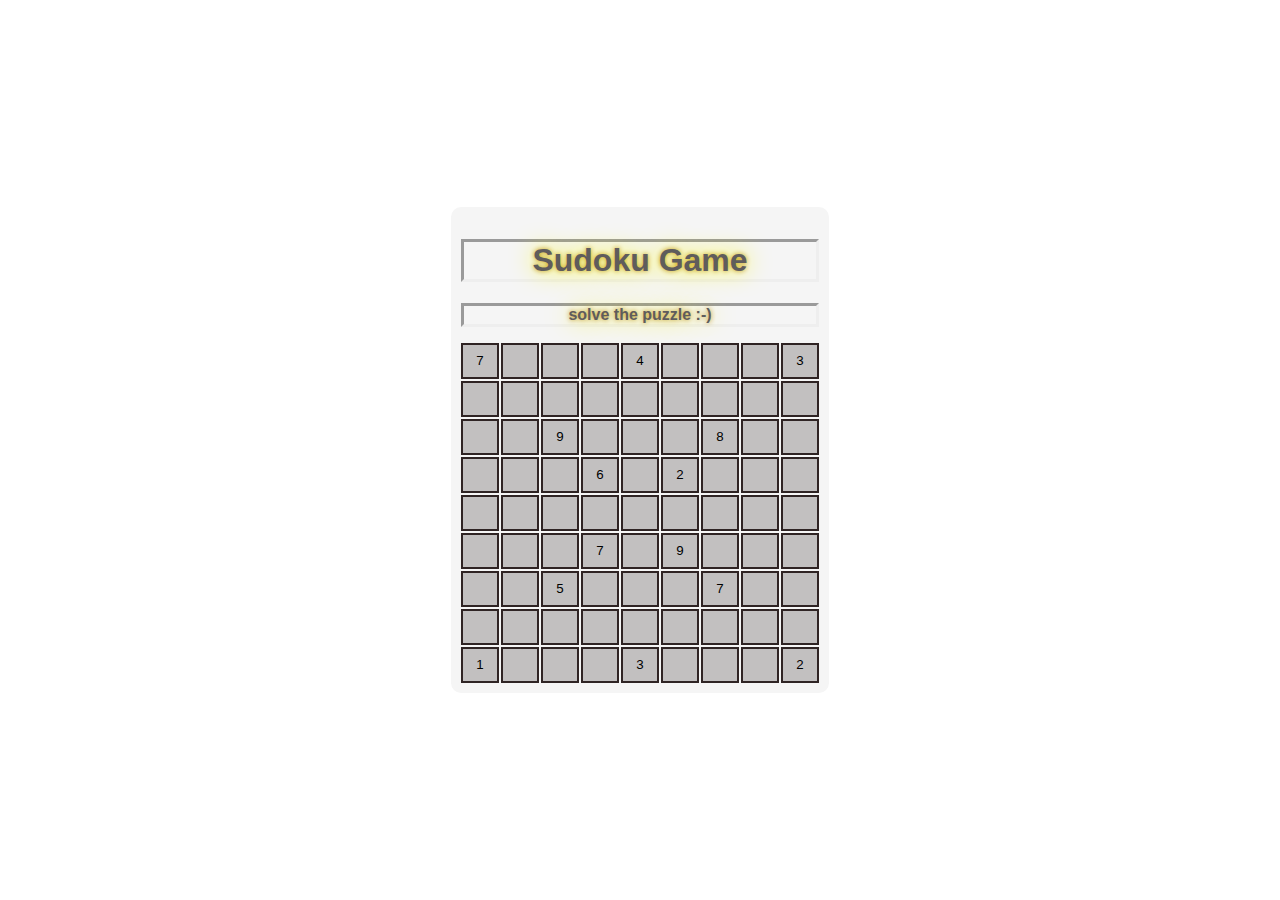
<file: Sudoku Game/index.html>
<!DOCTYPE html>
<html>
<head>
    <title>Sudoku Game</title>
    <style>
        body {
            display: flex;
            justify-content: center;
            align-items: center;
            height: 100vh;
            margin: 0;
            font-family: Arial, sans-serif;
        }
        h1,p{
            border-style: inset;
            text-shadow:  0 0 25px yellow, 0 0 5px darkgoldenrod;
            color: rgb(95, 92, 92);
            text-align: center;
        }
        .sudoku-container {
            max-width: 360px;
            padding: 10px;
            background-color: #f5f5f5;
            border-radius: 10px;
        }
        .sudoku-grid {
            display: grid;
            grid-template-columns: repeat(9, 1fr);
            gap: 2px;
            max-width: 400px;
            margin:0 auto;
        }
        .sudoku-cell {
            width: 30px;
            height: 30px;
            text-align: center;
            vertical-align: middle;
            background-color: #c2c0c0;
            border: 2px solid #2f2424;
        }
        .sudoku-cell:hover{
            background-color: #f4e396;
        }
        .sudoku-grid:hover{
            background-color: #f94040;
        }
        input:hover{
            color: #4623f6;
            font-family: 'Poppins', serif;
            font-weight: bolder;
            font-size: 20px;
        }
        h1:hover{
            border-style: inset;
            text-shadow: 1px 1px 2px #000000, 0 0 25px #008000, 0 0 5px #006400;
            color: #f37648;
        }
        p:hover{
            border-style: inset;
            text-shadow: 1px 1px 2px #000000, 0 0 25px #ffff00, 0 0 5px #d1d110;
            color: #ca18ca;
        }
    </style>
</head>
<body>
    <div class="sudoku-container">
    <h1>Sudoku Game</h1>
    <p><b>solve the puzzle :-)</b></p>
     <div class="sudoku-grid">
        <input value=7 class="sudoku-cell" min="1" max="9">
        <input type="number" class="sudoku-cell" min="1" max="9">
        <input type="number" class="sudoku-cell" min="1" max="9">
        <input type="number" class="sudoku-cell" min="1" max="9">
        <input value=4 class="sudoku-cell" min="1" max="9">
        <input type="number" class="sudoku-cell" min="1" max="9">
        <input type="number" class="sudoku-cell" min="1" max="9">
        <input type="number" class="sudoku-cell" min="1" max="9">
        <input value="3" class="sudoku-cell" min="1" max="9">
        <input type="number" class="sudoku-cell" min="1" max="9">
        <input type="number" class="sudoku-cell" min="1" max="9">
        <input type="number" class="sudoku-cell" min="1" max="9">
        <input type="number" class="sudoku-cell" min="1" max="9">
        <input type="number" class="sudoku-cell" min="1" max="9">
        <input type="number" class="sudoku-cell" min="1" max="9">
        <input type="number" class="sudoku-cell" min="1" max="9">
        <input type="number" class="sudoku-cell" min="1" max="9">
        <input type="number" class="sudoku-cell" min="1" max="9">
        <input type="number" class="sudoku-cell" min="1" max="9">
        <input type="number" class="sudoku-cell" min="1" max="9">
        <input value="9" class="sudoku-cell" min="1" max="9">
        <input type="number" class="sudoku-cell" min="1" max="9">
        <input type="number" class="sudoku-cell" min="1" max="9">
        <input type="number" class="sudoku-cell" min="1" max="9">
        <input value="8" class="sudoku-cell" min="1" max="9">
        <input type="number" class="sudoku-cell" min="1" max="9">
        <input type="number" class="sudoku-cell" min="1" max="9">
        <input type="number" class="sudoku-cell" min="1" max="9">
        <input type="number" class="sudoku-cell" min="1" max="9">
        <input type="number" class="sudoku-cell" min="1" max="9">
        <input value="6" class="sudoku-cell" min="1" max="9">
        <input type="number" class="sudoku-cell" min="1" max="9">
        <input value="2" class="sudoku-cell" min="1" max="9">
        <input type="number" class="sudoku-cell" min="1" max="9">
        <input type="number" class="sudoku-cell" min="1" max="9">
        <input type="number" class="sudoku-cell" min="1" max="9">
        <input type="number" class="sudoku-cell" min="1" max="9">
        <input type="number" class="sudoku-cell" min="1" max="9">
        <input type="number" class="sudoku-cell" min="1" max="9">
        <input type="number" class="sudoku-cell" min="1" max="9">
        <input type="number" class="sudoku-cell" min="1" max="9">
        <input type="number" class="sudoku-cell" min="1" max="9">
        <input type="number" class="sudoku-cell" min="1" max="9">
        <input type="number" class="sudoku-cell" min="1" max="9">
        <input type="number" class="sudoku-cell" min="1" max="9">
        <input type="number" class="sudoku-cell" min="1" max="9">
        <input type="number" class="sudoku-cell" min="1" max="9">
        <input type="number" class="sudoku-cell" min="1" max="9">
        <input value="7" class="sudoku-cell" min="1" max="9">
        <input type="number" class="sudoku-cell" min="1" max="9">
        <input value="9" class="sudoku-cell" min="1" max="9">
        <input type="number" class="sudoku-cell" min="1" max="9">
        <input type="number" class="sudoku-cell" min="1" max="9">
        <input type="number" class="sudoku-cell" min="1" max="9">
        <input type="number" class="sudoku-cell" min="1" max="9">
        <input type="number" class="sudoku-cell" min="1" max="9">
        <input value="5" class="sudoku-cell" min="1" max="9">
        <input type="number" class="sudoku-cell" min="1" max="9">
        <input type="number" class="sudoku-cell" min="1" max="9">
        <input type="number" class="sudoku-cell" min="1" max="9">
        <input value="7" class="sudoku-cell" min="1" max="9">
        <input type="number" class="sudoku-cell" min="1" max="9">
        <input type="number" class="sudoku-cell" min="1" max="9">
        <input type="number" class="sudoku-cell" min="1" max="9">
        <input type="number" class="sudoku-cell" min="1" max="9">
        <input type="number" class="sudoku-cell" min="1" max="9">
        <input type="number" class="sudoku-cell" min="1" max="9">
        <input type="number" class="sudoku-cell" min="1" max="9">
        <input type="number" class="sudoku-cell" min="1" max="9">
        <input type="number" class="sudoku-cell" min="1" max="9">
        <input type="number" class="sudoku-cell" min="1" max="9">
        <input type="number" class="sudoku-cell" min="1" max="9">
        <input value="1" class="sudoku-cell" min="1" max="9">
        <input type="number" class="sudoku-cell" min="1" max="9">
        <input type="number" class="sudoku-cell" min="1" max="9">
        <input type="number" class="sudoku-cell" min="1" max="9">
        <input value="3" class="sudoku-cell" min="1" max="9">
        <input type="number" class="sudoku-cell" min="1" max="9">
        <input type="number" class="sudoku-cell" min="1" max="9">
        <input type="number" class="sudoku-cell" min="1" max="9">
        <input value="2" class="sudoku-cell" min="1" max="9">
       
     </div>
    </div>
</body>
</html>
</file>
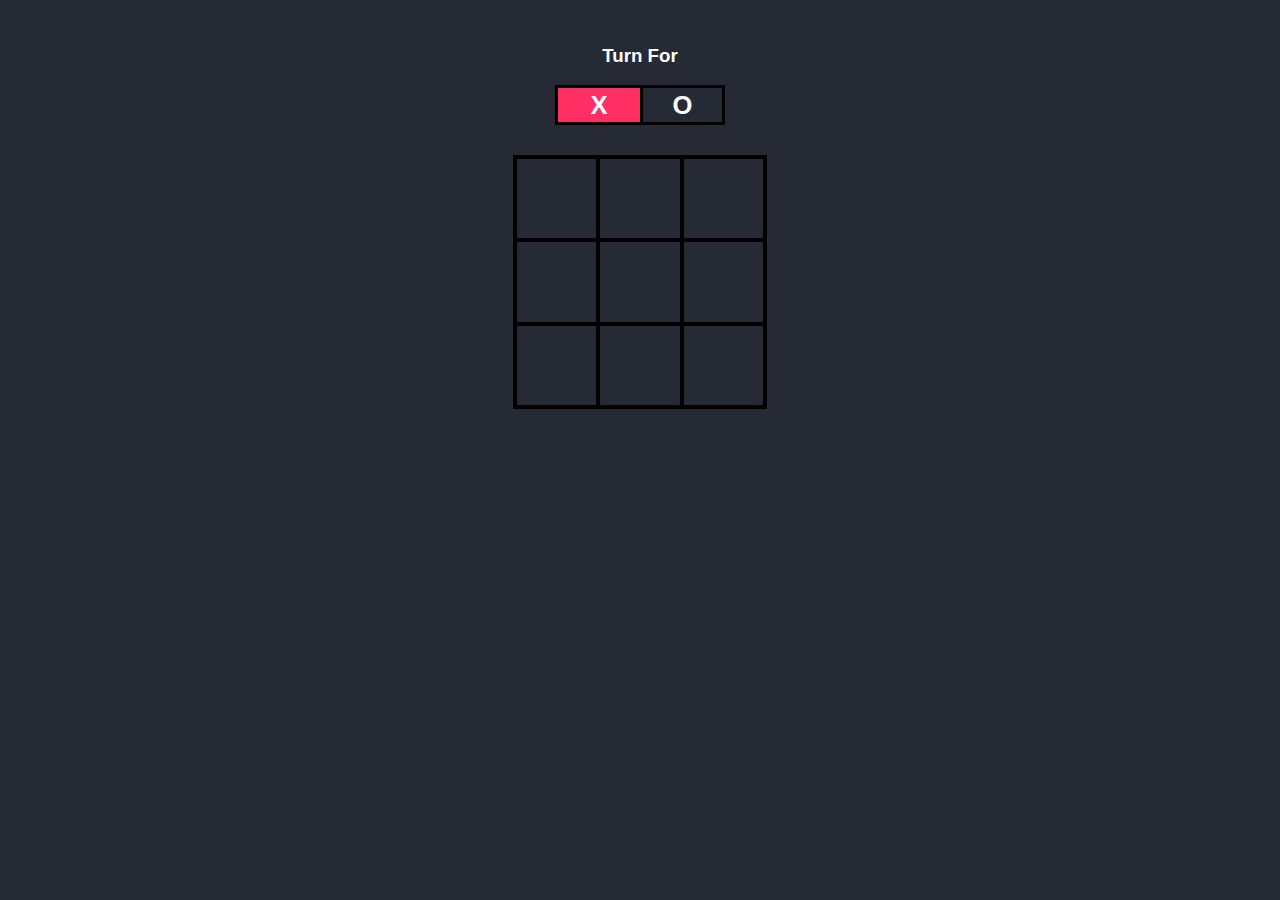
<file: Tic Tac Toe/index.html>
<!DOCTYPE html>
<html lang="en">
<head>
    <meta charset="UTF-8">
    <meta http-equiv="X-UA-Compatible" content="IE=edge">
    <meta name="viewport" content="width=device-width, initial-scale=1.0">
    <title>Tic_Tac_Toe</title>
    <link rel="stylesheet" href="style.css">
</head>
<body>
    <div class="turn-container">
        <h3>Turn For</h3>
        <div class="turn-box align">X</div>
        <div class="turn-box align">O</div>
        <div class="bg"></div>
    </div>
    <div class="main-grid">
        <div class="box align">0</div>
        <div class="box align">1</div>
        <div class="box align">2</div>
        <div class="box align">3</div>
        <div class="box align">4</div>
        <div class="box align">5</div>
        <div class="box align">6</div>
        <div class="box align">7</div>
        <div class="box align">8</div>
    </div>
    <h2 id="results"></h2>
    <button id="play-again">Play Again</button>
    <script src="script.js"></script>
</body>
</html>
</file>
<file: calculatorApp/style.css>
* {
    padding: 0;
    margin: 0;
    box-sizing: border-box;
    outline: 0;
    transition: all 0.5s ease;
}

body {
    font-family: sans-serif;
}

a {
    text-decoration: none;
    color: #fff;
}

body {
    background-image: linear-gradient( to bottom right, rgba(79,51,176,1.0),rgba(210,53,165));
}

.container {
    height: 100vh;
    width: 100vw;
    display: grid;
    place-items: center;
}

.calculator {
    position: relative;
    height: auto;
    width: auto;
    padding: 20px;
    border-radius: 10px;
    box-shadow: 0 0 30px #000;
}

.theme-toggler {
    position: absolute;
    top: 30px;
    right: 30px;
    color: #fff;
    cursor: pointer;
    z-index: 1;
    border: 2px solid #b03f3f;
}

.theme-toggler.active {
    color: #333;
}

.theme-toggler.active::before {
    background-color: #fff;
}

.theme-toggler::before {
    content: '';
    height: 30px;
    width: 30px;
    position: absolute;
    top: 50%;
    transform: translate(-50%, -50%);
    border: 5px solid #cd18d6ca;
    border-radius: 50%;
    background-color: #333;
    z-index: -1;
}

#display {
    margin: 0 10px;
    height: 150px;
    width: auto;
    max-width: 270px;
    display: flex;
    align-items: flex-end;
    justify-content: flex-end;
    font-size: 30px;
    margin-bottom: 20px;
    overflow-x: scroll;
  }

#display::-webkit-scrollbar {
    display: block;
    height: 3px;
}

button {
    height: 60px;
    width: 60px;
    border: 0;
    border-radius: 30px;
    margin: 5px;
    font-size: 20px;
    cursor: pointer;
    transition: all 200ms ease;
    box-shadow: -8px -8px 15px rgba(236, 142, 210, 0.1);
}

button:hover {
    transform: scale(1.1);
}

button#equal {
    height: 130px;
}

/* light theme */

.calculator {
    background-color: #fff;
}

.calculator #display {
    color: #0a1e23;
}

.calculator button#clear {
    background-color: #ffd5d8;
    color: #fc4552;
}

.calculator button.btn-number {
    background-color: #c3eaff;
    color: #000000;
}

.calculator button.btn-operator {
    background-color: #ffd0fb;
    color: #f967f3;
  }
  
  .calculator button.btn-equal {
    background-color: #adf9e7;
    color: #000;
  }

  /* dark theme */

  .calculator.dark {
    background-color: #071115;
  }

  .calculator.dark #display {
    color: #f8fafb;
  }

  .calculator.dark button#clear {
    background-color: #2d191e;
    color: #bd3740;
  }

  .calculator.dark button.btn-number {
    background-color: #1b2f38;
    color: #f8fafb;
  }

  .calculator.dark button.btn-operator {
    background-color: #2e1f39;
    color: #aa00a4;
  }
  
  .calculator.dark button.btn-equal {
    background-color: #223323;
    color: #ffffff;
  }
</file>
<file: Croma/style.css>
*{
  background-color: #191919;
}
.header {
  background-color: black;
  position: fixed;
  color: white;
  padding: 10px;
  height: 80px;
  display: flex;
  align-items: center;
}

.logo {
  margin-left: 150px;
}

.menu {
  margin-left: 50px;
  background-color: black;
  cursor: pointer;
}

.search-bar {
  display: flex;
align-items: center;
margin-left: 50px;
background-color: white;
border-style: solid;
border-color: white;
border-radius: 4px;
height: 30px;
width: 500px;
padding: 5px;
}

.search-input {
  border: none;
  background-color: transparent;
  margin-left: 5px;
  color: black;
}

.search-icon {
  margin-left: 280px;
  background-color: white;
  color: rgb(56, 53, 53);
}
.location-icon{
  margin-left: 200px;
  background-color: black;
}
.profile-icon 
{
  margin-left: 50px;
  font-size: 16px;
  background-color: black;
}
.cart-icon
{
   margin-left: 50px;
   font-size: 16px;
   background-color: black;
}
.dropdown-content {
  z-index: 1;
  display: none;
  position: absolute;
  background-color: grey;
  min-width: 200px;
  padding: 10px;
}

.dropdown-item {

  color: white;
  margin-bottom: 5px;
}

.dropdown-item:hover {
  color: lightgrey;
}

.menu:hover .dropdown-content {
  display: block;
}
.item1{
  display: inline-block;
  color: white;
  margin-top: 120px;
  margin-left: 200px;
  cursor: pointer;
}
.div{
  display: flex;
  flex-direction: row;
}
.div1{
  display: flex;
  flex-direction: column;
  margin-left: 200px;
  margin-top: 15px;
  gap: 20px;
}
.item3:hover{
  border-style: solid;
  border-width: 2px;
  border-color: #2c912c;
}
.div2{
  margin-top: 20px;
  margin-left: 30px;
}
.position{
  display: flex;
  flex-direction: row;
  gap: 10px;
}
.position1{
  color: white;
  margin-top: 30px;
  margin-left: 70px;
}
.position2{
  color: white;
  margin-top: 30px;
  margin-left: 190px;
}
.div3{
  margin-top: 20px;
  margin-left: 10px;
}
.item6{
  color: white;
  font-size: 20px;
  margin-left: 10px;
}
.item7{
  margin-top: 10px;
  margin-left: 10px;
  color: #ee68ee;
  border-style: solid;
  border-color: #ee68ee;
  width: 300px;
  border-radius: 4px;
  border-width: 2px;
  padding: 10px;
}
.item8{
  margin-top: 10px;
  margin-left: 10px;
  color: green;
}
.item9{
  margin-top: 10px;
  margin-left: 10px;
  color: white;
  font-size: 30px;
}
.item10{
  margin-top: 1px;
  margin-left: 10px;
  color: white;
}
.item14,.item15{
  margin-top: 20px;
  margin-left: 10px;
  margin-bottom: 0px;
  margin-right: 0px;
  color: white;
}
.item15{
  font-size: 20px;
}
.flex2{
  display: flex;
  margin-top: 20px;
  margin-left: 10px;
  margin-bottom: 0px;
  margin-right: 0px;
  flex-direction: row;
  gap: 10px;
}
.item16{
  width: 150px;
  color: white;
  padding: 10px;
  border-style: solid;
  border-color: gray;
  border-radius: 5px;
  border-width: 1px;
}
.item17
{
  margin-top: 20px;
  margin-left: 10px;
  margin-bottom: 0px;
  margin-right: 0px;
  background-color: grey;
  height: 80px;
  width: 505px;
  border-radius: 5px;
  color: white;
}
.item18{
  position: relative;
  margin: 10px;
  background-color: grey;
}
.item19{
  padding: 20px;
  height: 620px;
  width: 1150px;
  border-style: solid;
  border-width: 1px;
  border-color: #088466;
  margin-left: 200px;
  margin-top: 150px;
  border-radius: 5px;
}
.item21{
  display: inline-block;
  margin-top: 20px;
}
.item22{
  display: flex;
  flex-direction: row;
  gap: 300px;
}
.item23{
  font-size: 18px;
  color:white
}
.item24{
  display: inline-block;
  margin-left: 530px;
  border-style: solid;
  border-color: white;
  border-width: 1px;
  border-radius: 5px;
  padding: 10px;
  text-align: center;
  cursor: pointer;
}
.item20{
  display: inline-block;
  padding: 20px;
  height: 450px;
  width: 1150px;
  border-style: solid;
  border-width: 1px;
  border-color: #088466;
  margin-left: 200px;
  margin-top: 50px;
  border-radius: 5px;
} 
.item25{
  font-size: 20px;
  padding: 10px;
}
.item26 li{
  font-size: 20px;
  padding: 3px;
}
.item27{
  font-size: 18px;
  padding: 10px;
}
.item28{
  display: inline-block;
  padding: 20px;
  height: 250px;
  width: 1150px;
  border-style: solid;
  border-width: 1px;
  border-color: #9aaca8;
  margin-left: 200px;
  margin-top: 50px;
  border-radius: 5px;
}
.item29{
  display: inline-block;
  height: 23px;
  width: 250px;
  border-style: solid;
  border-color: white;
  border-width: 1px;
  border-radius: 5px;
  padding: 10px;
  text-align: center;
  cursor: pointer;
}
.item30{
  margin-top: 60px;
  margin-left: 200px;
}
.item31{
  display: flex;
  flex-direction: row;
  height: 400px;
  width: 1150px;
  gap: 15px;
  margin-left: 200px;
}
.item32
{
  height: 400px;
  width: 380px;
  border-style: solid;
  border-color: black;
  background-color: black;
  padding: 20px;
}
.item33{
  display: inline-block;
  color: white;
  font-size: 20px;
  background-color: black;
}
.item34{
  display: inline-block;
  background-color: black;
  color: white;
  font-size: 25px;
  margin-top: 0;
}
.stars {
  color: #888;
  font-size: 30px;
  background-color: black;
}
.container {
  display: flex;
  height: 380px;
  width: 1150px;
  margin-top: 100px;
  margin-left: 200px;
  padding: 10px;
}

.section {
  flex: 1;
  padding: 10px;
}
.email-bar {
display: flex;
align-items: center;
background-color: white;
border-style: solid;
border-color: white;
border-radius: 4px;
height: 30px;
width: 300px;
padding: 5px;
}

.email-input {
  border: none;
  background-color: transparent;
  margin-left: 5px;
  color: black;
  font-size: 18px;
}
.item35{
  color: white;
  font-size: 18px;
  margin-top: 50px;
}
.item37{
  display: flex;
  flex-direction: row;
}
.item36 ul{
  display: inline-block;
}
.item36 li{
  color: white;
  padding: 10px;
}
.section li a:hover{
  color: #088466;
}
.vertical-line {
  border-right: 1px solid #ccc;
}
.section li a{
  color: white;
  text-decoration: none;
} 
h3 {
  margin-top: 0;
  color: white;
}

.social-icons {
  list-style-type: none;
  margin-top: 100px;
  padding: 0;
  margin-top: 20px;
}

.social-icons li {
  display: inline-block;
  margin-top: 20px;
  margin-right: 10px;
}

.social-icons i {
  font-size: 20px;
  color: white;
}
.footer{
  background-color: black;
  display: flex;
  color: white;
  padding: 10px;
  height: 80px;
  align-items: center;
}
.item40{
  display: inline-block;
  margin-top: 10px;
  background-color: black;
  margin-left: 300px;
}
.item41{
  display: inline-block;
  background-color: black;
  margin-left: 300px;
}
</file>
<file: Homepage/style2.css>
body{
    background-image: url(background.jpg);
}
.container{
    display: flex;
    background-image: url(telangana.jpg);
    margin-top:20px;
    height: 150px;
    flex-direction: row;
    margin: auto;
    gap: 20px;
}
.item1{
    margin-top: 50px;
    margin-bottom: 100px;
    height: 80px;
    width: 100px;
}
.item2{
    margin-left: 400px;
    margin-bottom: 50px;
    margin-top: 50px;
    height: 80px;
    width: 100px;
}
.item3{
  margin-left: 210px;
  margin-bottom: 50px;
  margin-top: 50px;
  height: 80px;
  width: 100px;
}
 .navbar {
    display: flex;
    gap: 15px;
    align-items: center;
    margin: 0;
    padding: 0;
    height: 70px;
    background-color: #231372;
  }
  
  .navbar li {
    display: inline-block;
  }
  
  .navbar li a {
    display: block;
    margin-left: 100px;
    padding: 10px;
    text-decoration: none;
    color: #fff;
  }
  
  .dropdown-content {
    display: none;
    position: absolute;
    background-color: white;
    min-width: 200px;
    box-shadow: 0px 8px 16px 0px rgba(0, 0, 0, 0.2);
  }
  .dropdown-content li{
    display: block;
  }
  .dropdown-content li a{
    color: black;
  }
  .dropdown:hover .dropdown-content {
    display: block;
  }
  .dropdown:hover > a {
    background-color: lightblue;
  }
  .dropdown-content a:hover {
    background-color: skyblue;
  }
  .navbar li a:hover{
    background-color: lightblue;
    color: red;
  }
  .login-container {
    display: inline;
    position: absolute;
    margin-left: 200px;
    float: left;
    background-color: #fff;
    width: 400px;
    height: 410px;
    padding: 20px;
    border: 1px solid #ccc;
    text-align: center;
  }
  h2 {
    font-size: 24px;
    text-align: left;
    margin-bottom: 20px;
  }
  .input-box { 
    margin-bottom: 15px;
  }
  .input-box input {
    padding-left: 30px;
    width: 100%;
  }
  input[type="text"],
input[type="password"] {
  margin-top: 20px;
  height: 25px;
  width: 350px;
  padding: 10px;
}
  
  .captcha-image {
    display: block;
    height: 40px;
    width: 300px;
    margin: 20px auto;
  }
   .forgot-password a {
    margin-left: 20px;
    float: left;
    font-size: large;
    color: blue;
    text-decoration: underline;
  }
  
  .sign-in-button {
    display: block;
    margin-right: 20px;
    float: right;
    width: 100px;
    padding: 10px;
    background-color: green;
    color: #fff;
    border-style: solid;
    border-color: green;
    border-radius: 5px;
    cursor: pointer;
    font-size: 16px;
  }
  .sign-in-button:hover {
    background-color: darkgreen;
  }
  .four{
    display: inline;
    position: absolute;
    margin-top: 450px;
    float: left;
    background-color: wheat;
    width: 400px;
    margin-left: 200px;
    height: 1335px;
    padding: 20px;
  }
  .five{
    font-size: 12px;
    color: rgb(104, 66, 17);
  }
  .six{
    color: red;
  }
  .seven{
    display: block;
    background-color: #231372;
    border-style: dotted;
  border-color: orange;
  color: white;
  margin: 0;
  padding: 8px;
  }
  .eight{
    background-color: green;
    color: white;
    height: 30px;
    border-style: solid;
    border-color: green;
    border-radius: 2px;
    /* margin-left: 15px; */
  }
  .ten{
    font-size: 25px;
    text-align: center;
    color: orangered;
    border-style: solid;
    border-width: 2px;
    border-color: rgb(222, 135, 152);
    background-color: bisque;
    border-radius: 5px;
  }
  .thirteen{
    border-radius: 5px;
  }
  .tweleve{
    color: red;
    font-size: 12px;
  }
  .three{
    display: inline;
    float: right;
    padding: 0;
    margin-top: 0px;
    margin-right: 235px;
    border-style: solid;
    border-color: #bbc1c6;
    border-width: 15px;
    border-bottom: none;
    cursor: pointer;
  }
  .sixteen{
    display: inline;
    float: right;
    background-color: #231372;
    width: 580px;
    height: 200px;
    padding: 10px;
    /* margin-left: 300px; */
    margin-top: 0px;
    margin-right: 235px;
    border-style: solid;
    border-color: #bbc1c6;
    border-width: 15px;
    border-top: none;
  }
  .seventeen{
    color: #cac5c5;
  }
  .eighteen{
    color: white;
  }
  .twenty{
    display: inline;
    float: right;
    background-image: url(phone_icon.jpg);
    width: 580px;
    height: 110px;
    padding: 10px;
    margin: 0px;
    margin-right: 235px;
    border-style: solid;
    border-color: #bbc1c6;
    border-width: 15px;
    border-bottom: none;
    color: #f6eded;
  }
  .twentythree{
    display: inline;
    float:right;
    color: #f6eded;
    margin-top: 0;
    margin-left: 300px;
    margin-right: 50px;
    margin-bottom: 100px;
    font-size: 30px;
  }
  .twentyfour{
    display: inline;
    float: right;
    width: 580px;
    height: 110px;
    background-color: #f0f2f4;
    padding: 10px;
    margin-right: 235px;
    border-style: solid;
    border-color: #bbc1c6;
    border-width: 15px;
    border-top: none;
  }
  .twentyfive{
    display: inline;
    float: right;
    width: 580px;
    height: 700px;
    background-color: rgb(20, 20, 122);
    padding: 10px;
    margin-right: 235px;
    border-style: solid;
    border-color: #bbc1c6;
    border-width: 15px;
    border-bottom-width: 50px;
  }
  .twentysix{
    margin-left: 200px;
  }
  .twentyseven{
    background-color: rgb(12, 12, 67);
    height: 60px;
    margin: 0;
  }
  .twentyeight{
    margin: 20px;
    margin-right: 200px;
    float: right;
    color: #bbc1c6;
    text-align: center;
  }
</file>
<file: Netflix/style.css>
body {
    font-family: 'Bebas Neue', sans-serif;
}

header {
    background-image: linear-gradient(rgba(0,0,0,.6),rgba(0,0,0,.6)),url(assets/backgroundimg.jpg);
    background-size: cover;
    background-position: 50%;
    height: 90vh;
}

/* navbar */

nav img {
    width: 13%;
}

.red-btn {
    background: rgb(229, 9, 20);
    color: #fff;
    border: 0;
    border-radius: 0.25rem;
    padding: 5px 17px;
}

.red-btn:hover {
    background: rgb(193, 17, 25);
}

/* hero section */

.hero-title {
    font-size: 3rem;
    font-weight: 900;
}

.hero-first-p {
    font-size: 1.5rem;
    font-weight: 400;
}

.hero-second-p {
    font-size: 1.25rem;
    font-weight: 400;
    line-height: 1.875rem;
}

form {
    width: 60%;
}

form #floatingInput {
    color: #fff;
}

form .form-control:focus {
    border-color: #fff;
    box-shadow: none;
    border-width: medium;
}

form .form-floating>.form-control:focus~label {
    color: rgba(255, 255, 255, 0.7);
}

form .form-floating>.form-control:focus~label::after {
    background-color: transparent;
}

form .form-floating {
    width: 50%;
}

form #floatingInput {
    background: transparent;
}

form label {
    color: rgba(255, 255, 255, 0.7);
    margin-left: 10px;
}

.get-started-btn {
    height: 60px;
    font-size: 1.5rem;
    padding-right: 25px;
    padding-left: 25px;
}

.get-started-btn::after {
    content: "\276F";
    margin-left: 5px;
}

/* purple section */

.purple-section {
    transform: translateY(-50%);
    width: 100%;
}

.purple-section .container-md {
    background: radial-gradient(51.39% 511.66% at 47.68% -217.91%, #ff9900 0%, #e50914 17.27%, #0e1b4f 79.44%, #000413 100%);
    box-shadow: 0px -8px 25px rgba(0, 0, 0, 0.5);
    border-radius: 4px;
    margin: 0 74px;
    color: #fff;
    padding: 22px;
}

.purple-section img {
    width: 25%;
    height: fit-content;
}

.purple-section p:first-of-type {
    font-size: 20px;
    font-weight: 500;
    line-height: 30px;
    margin: 0;
}

.purple-section p:last-of-type {
    font-size: 16px;
    line-height: 24px;
    margin-top: 4px;
    margin-bottom: 8px;
}

.purple-section a {
    color: #448ef4;
    font-weight: 500;
}

.purple-section a::after {
    content: "\276F";
    margin-left: 10px;
}

/* enjoy section */

.section-title {
    font-size: 3rem;
    font-weight: 900;
}

.section-paragraph {
    font-size: 1.5rem;
    font-weight: 400;
}

.watch-section,
.download-section {
    border-top: 10px solid #232323;
    border-bottom: 10px solid #232323;
}

/* faq section */

.faq-section h3 {
    font-size: 1.25rem;
    font-weight: 400;
    line-height: 1.875rem;
}

.faq-section button {
    color: #fff;
    font-size: 24px;
    font-weight: 400;
}

.faq-section .accordion {
    --bs-accordion-color: rgb(255, 255, 255);
    --bs-accordion-bg: rgb(45, 45, 45);
    --bs-accordion-border-color: none;
    --bs-accordion-border-radius: none;
}

.faq-section .accordion-item:first-of-type .accordion-button {
    border-top-left-radius: 0;
    border-top-right-radius: 0;
}

.faq-section .accordion-button:focus {
    border: none;
    box-shadow: none;
}

.faq-section .accordion-button:hover {
    background-color: rgb(65,65,65);
}

.faq-section .accordion-button:not(.collapsed) {
    background-color: rgb(65,65,65);
    color: rgb(255,255,255);
}

.faq-section .accordion-button::after {
    content: "+";
    background-image: none;
    position: absolute;
    height: 30px;
    font-size: 50px;
    top: 5px;
    right: 45px;
}

.faq-section .accordion-button:not(.collapsed)::after {
    background-image: none;
    transform: none;
    content: "\00d7";
}

/* footer */

footer {
    border-top: 10px solid #232323;
}

footer p,
footer a {
    color: rgba(255, 255, 255, 0.7);
    font-size: 0.875rem;
    font-weight: 400;
}

footer ul {
    padding-left: 0;
}

footer li {
    list-style-type: none;
}

footer select {
    background: transparent;
    color: #fff;
    padding-left: 40px;
    padding-right: 40px;
    appearance: none;
    border-radius: 5px;
}

footer img {
    filter: invert();
    top: 8px;
    left: 12px;
}

footer .arrow-down {
    width: 0;
    height: 0;
    border-left: 5px solid transparent;
    border-right: 5px solid transparent;
    border-top: 5px solid #fff;
    top: 15px;
    right: -115px;
}

/* mobile */

@media only screen and (max-width: 992px) {
    nav img {
        width: 17%;
    }

    .hero-title,
    .section-title {
        font-size: 2rem;
        font-weight: 700;
    }

    .hero-first-p,
    .hero-second-p,
    .section-paragraph,
    .faq-section h3 {
        font-size: 1.125rem;
    }

    .purple-section img {
        width: 50%;
    }

    .enjoy-section .container {
        padding-top: 5rem;
    }
}

@media only screen and (max-width: 768px) {
    nav img {
        width: 25%;
    }

    header {
        height: 100vh;
    }

    .purple-section .container-md {
        background: radial-gradient(120.35% 220% at 49.86% -6.29%, #e50914 0%, #0e1b4f 46.15%, #0d1121 100%);
        padding-top: 4rem;
        margin: 0 24px;
    }

    .purple-section img {
        position: fixed;
        width: 15%;
        top: -50px;
        left: 45px;
    }
}

@media only screen and (max-width: 576px) {
    nav img {
        width: 35%;
    }

    header {
        height: 110vh;
    }

    form .form-floating {
        width: 90%;
    }

    .purple-section img {
        width: 20%;
        top: -45px;
    }
}
</file>
<file: stopWatch/style.css>
@import url('https://fonts.googleapis.com/css2?family=Courier+Prime:ital,wght@0,400;0,700;1,400;1,700&display=swap');
body{
    background: #edeaff;
    font-family: 'Courier Prime', monospace;
}
.stopwatch{
    width: 90%;
    max-width: 600px;
    background-image: linear-gradient(rgba(0,0,0,0.8),rgba(0,0,0,0.8)), url(assets/backgroung.jpg);
    background-size: cover;
    background-position: center;
    text-align: center;
    padding: 40px 0;
    color: #fff;
    margin: 200px auto 0;
    box-shadow: 0 10px 10px rgba(0,0,0,0.2);
}
.stopwatch h1{
    margin-top: 60px;
    font-size: 64px;
    font-weight: 300;
}
.buttons{
    display: flex;
    align-items: center;
    justify-content: center;
}
.buttons img{
    width: 50px;
    margin: 0 20px;
    cursor:  pointer;
}
.buttons img:nth-child(2){
    width: 80px;
}
</file>
<file: Tic Tac Toe/style.css>
*{
    color: white;
    font-family: sans-serif;
    transition: 0.2s ease-in-out;
    user-select: none;
}

.align{
    display: flex;
    justify-content: center;
    align-items: center;
}

body{
    background-color: #252A34;
    margin: 0;
    padding: 0;
    width: 100vw;
    text-align: center;
    padding-top: 5vh;
}

.turn-container{
    width: 170px;
    height: 80px;
    margin: auto;
    display: grid;
    grid-template-columns: 1fr 1fr;
    grid-template-rows: 1fr 1fr;
    position: relative;
}

.turn-container h3{
    margin: 0;
    grid-column-start: 1;
    grid-column-end: 3;
}

.turn-container .turn-box{
    border: 3px solid #000;
    font-size: 1.6rem;
    font-weight: 700;
}

.turn-container .turn-box:nth-child(even){
    border-right: none;
}

.bg{
    position: absolute;
    bottom: 0;
    left: 0;
    width: 85px;
    height: 40px;
    background-color: #FF2E63;
    z-index: -1;
}

.main-grid{
    display: grid;
    grid-template-columns: repeat(3, 1fr);
    grid-template-rows: repeat(3, 1fr);
    height: 250px;
    width: 250px;
    margin: 30px auto;
    border: 2px solid #000;
}

.box{
    cursor: pointer;
    font-size: 2rem;
    font-weight: 700;
    border: 2px solid #000;
}

.box:hover{
    background-color: #FF2E63;
}

#play-again{
    background-color: #FF2E63;
    padding: 10px 25px;
    border: none;
    font-size: 1.2rem;
    border-radius: 5px;
    cursor: pointer;
    display: none;
}

#play-again:hover{
    padding: 10px 40px;
    background-color: #08D9D6;
    color: #000;
}
</file>
